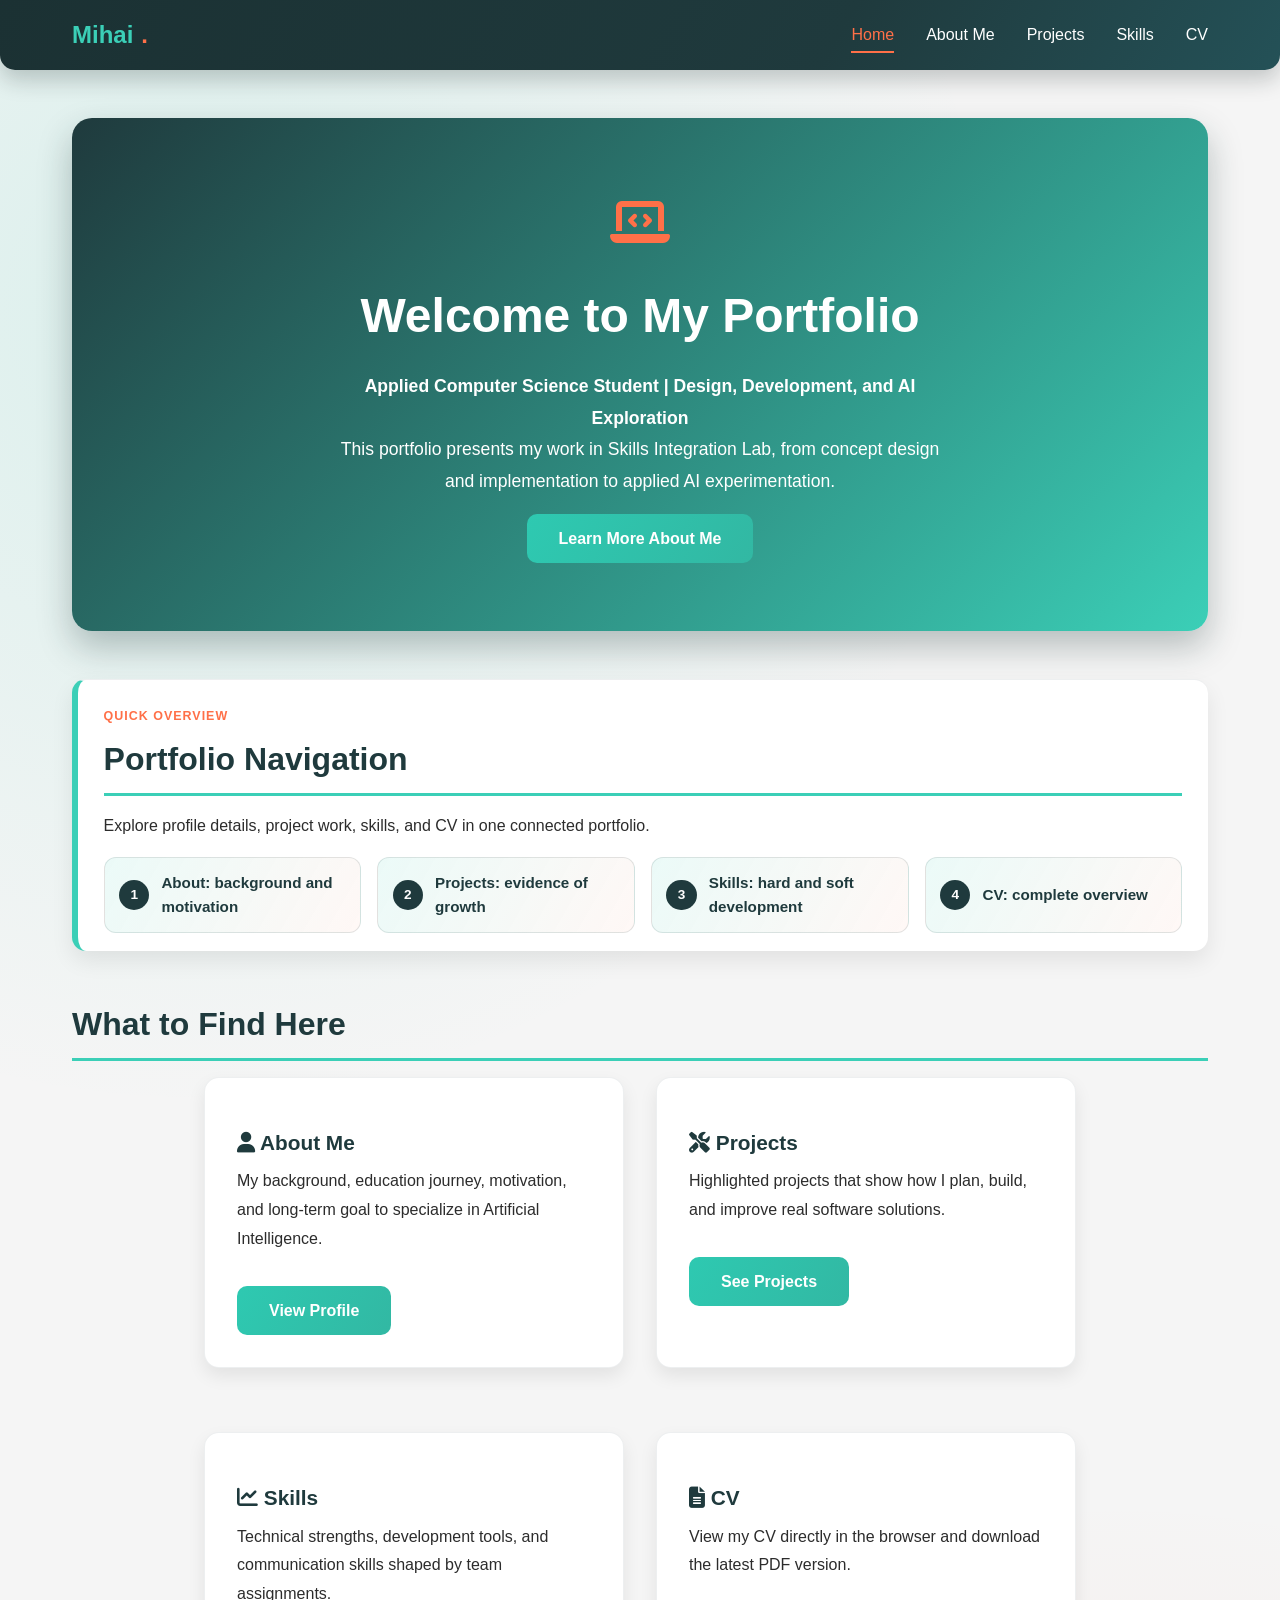
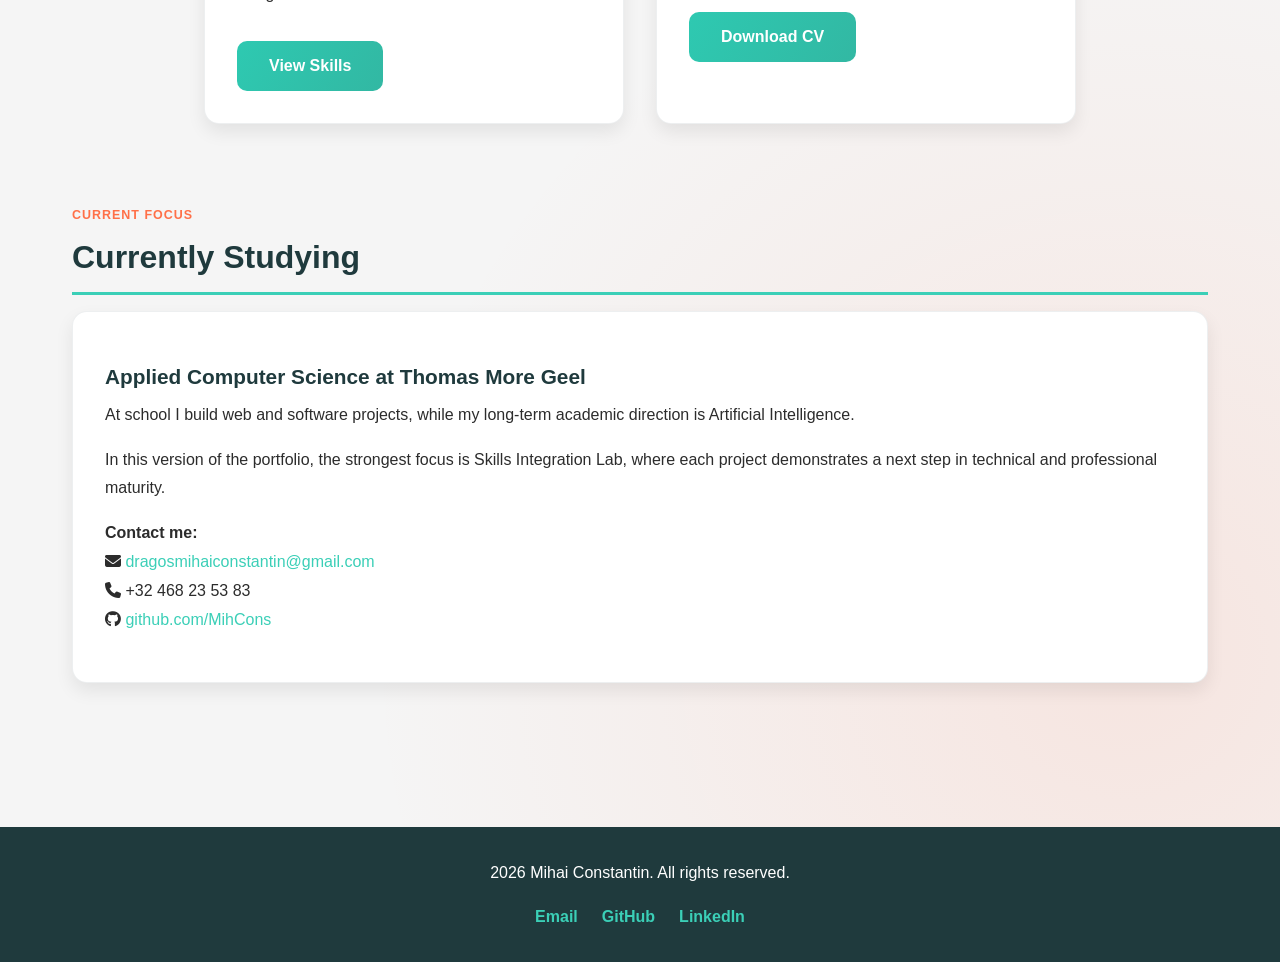
<file: index.html>
<!DOCTYPE html>
<html lang="en">
<head>
  <meta charset="UTF-8">
  <meta name="viewport" content="width=device-width, initial-scale=1.0">
  <title>Mihai Constantin - Portfolio</title>
  <link rel="stylesheet" href="assets/css/styles.css">
  <link rel="stylesheet" href="https://cdnjs.cloudflare.com/ajax/libs/font-awesome/6.5.2/css/all.min.css">
</head>
<body>
  <!-- Navigation -->
  <nav>
    <div class="container">
      <div class="logo">Mihai<span>.</span></div>
      <ul>
        <li><a href="./index.html" class="active">Home</a></li>
        <li><a href="./pages/about.html">About Me</a></li>
        <li><a href="./pages/projects.html">Projects</a></li>
        <li><a href="./pages/skills.html">Skills</a></li>
        <li><a href="./pages/cv.html">CV</a></li>
      </ul>
    </div>
  </nav>

  <!-- Main Content -->
  <main>
    <div class="container">
      <!-- Hero Section -->
      <section class="hero">
        <div class="hero-icon"><i class="fa-solid fa-laptop-code"></i></div>
        <h1>Welcome to My Portfolio</h1>
        <p class="hero-subtitle">Applied Computer Science Student | Design, Development, and AI Exploration</p>
        <p>
          This portfolio presents my work in Skills Integration Lab, from concept design and implementation to applied AI experimentation.
        </p>
        <a href="./pages/about.html" class="btn">Learn More About Me</a>
      </section>

      <section class="story-banner">
        <p class="chapter-kicker">Quick Overview</p>
        <h2>Portfolio Navigation</h2>
        <p>
          Explore profile details, project work, skills, and CV in one connected portfolio.
        </p>
        <div class="story-map">
          <a class="story-step" href="./pages/about.html">
            <span class="story-step-number">1</span>
            <span class="story-step-text">About: background and motivation</span>
          </a>
          <a class="story-step" href="./pages/projects.html">
            <span class="story-step-number">2</span>
            <span class="story-step-text">Projects: evidence of growth</span>
          </a>
          <a class="story-step" href="./pages/skills.html">
            <span class="story-step-number">3</span>
            <span class="story-step-text">Skills: hard and soft development</span>
          </a>
          <a class="story-step" href="./pages/cv.html">
            <span class="story-step-number">4</span>
            <span class="story-step-text">CV: complete overview</span>
          </a>
        </div>
      </section>

      <!-- Featured Section -->
      <section>
        <h2>What to Find Here</h2>
        <div class="grid two-by-two-grid">
          <div class="card">
            <h3><i class="fa-solid fa-user"></i> About Me</h3>
            <p>My background, education journey, motivation, and long-term goal to specialize in Artificial Intelligence.</p>
            <a href="./pages/about.html" class="btn">View Profile</a>
          </div>
          <div class="card">
            <h3><i class="fa-solid fa-screwdriver-wrench"></i> Projects</h3>
            <p>Highlighted projects that show how I plan, build, and improve real software solutions.</p>
            <a href="./pages/projects.html" class="btn">See Projects</a>
          </div>
          <div class="card">
            <h3><i class="fa-solid fa-chart-line"></i> Skills</h3>
            <p>Technical strengths, development tools, and communication skills shaped by team assignments.</p>
            <a href="./pages/skills.html" class="btn">View Skills</a>
          </div>
          <div class="card">
            <h3><i class="fa-solid fa-file-lines"></i> CV</h3>
            <p>View my CV directly in the browser and download the latest PDF version.</p>
            <a href="./pages/cv.html" class="btn">Download CV</a>
          </div>
        </div>
      </section>

      <!-- Quick Intro -->
      <section>
        <p class="chapter-kicker">Current Focus</p>
        <h2>Currently Studying</h2>
        <div class="card">
          <h3>Applied Computer Science at Thomas More Geel</h3>
          <p>
            At school I build web and software projects, while my long-term academic direction is Artificial Intelligence.
          </p>
          <p>
            In this version of the portfolio, the strongest focus is Skills Integration Lab, where each project demonstrates a next step in technical and professional maturity.
          </p>
          <p>
            <strong>Contact me:</strong><br/>
            <i class="fa-solid fa-envelope"></i> <a href="mailto:dragosmihaiconstantin@gmail.com">dragosmihaiconstantin@gmail.com</a>
            <br/><i class="fa-solid fa-phone"></i> +32 468 23 53 83
            <br/><i class="fa-brands fa-github"></i> <a href="https://github.com/MihCons" target="_blank">github.com/MihCons</a>
          </p>
        </div>
      </section>
    </div>
  </main>

  <!-- Footer -->
  <footer>
    <p>2026 Mihai Constantin. All rights reserved.</p>
    <div class="social-links">
      <a href="mailto:dragosmihaiconstantin@gmail.com">Email</a>
      <a href="https://github.com/MihCons" target="_blank">GitHub</a>
      <a href="https://www.linkedin.com/in/mihai-constantin/" target="_blank">LinkedIn</a>
    </div>
  </footer>

  <script src="assets/js/main.js"></script>
</body>
</html>
</file>
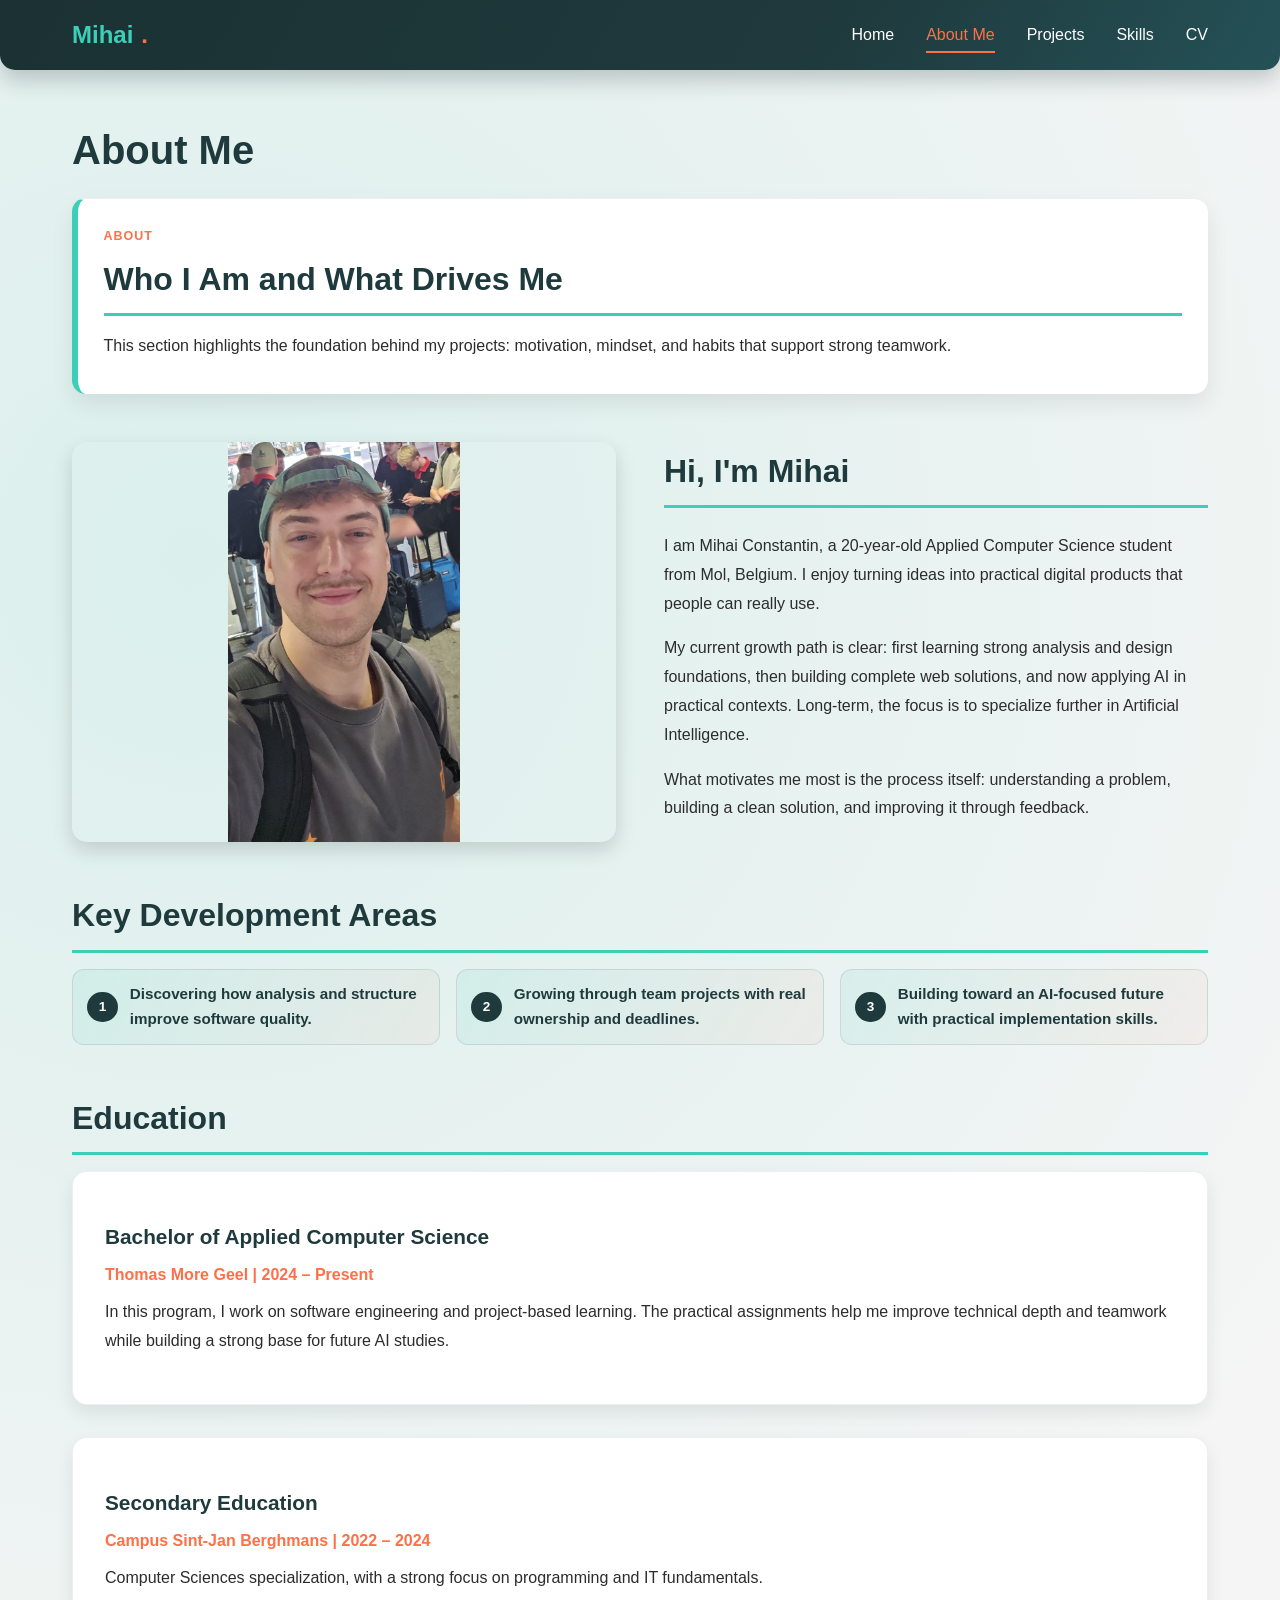
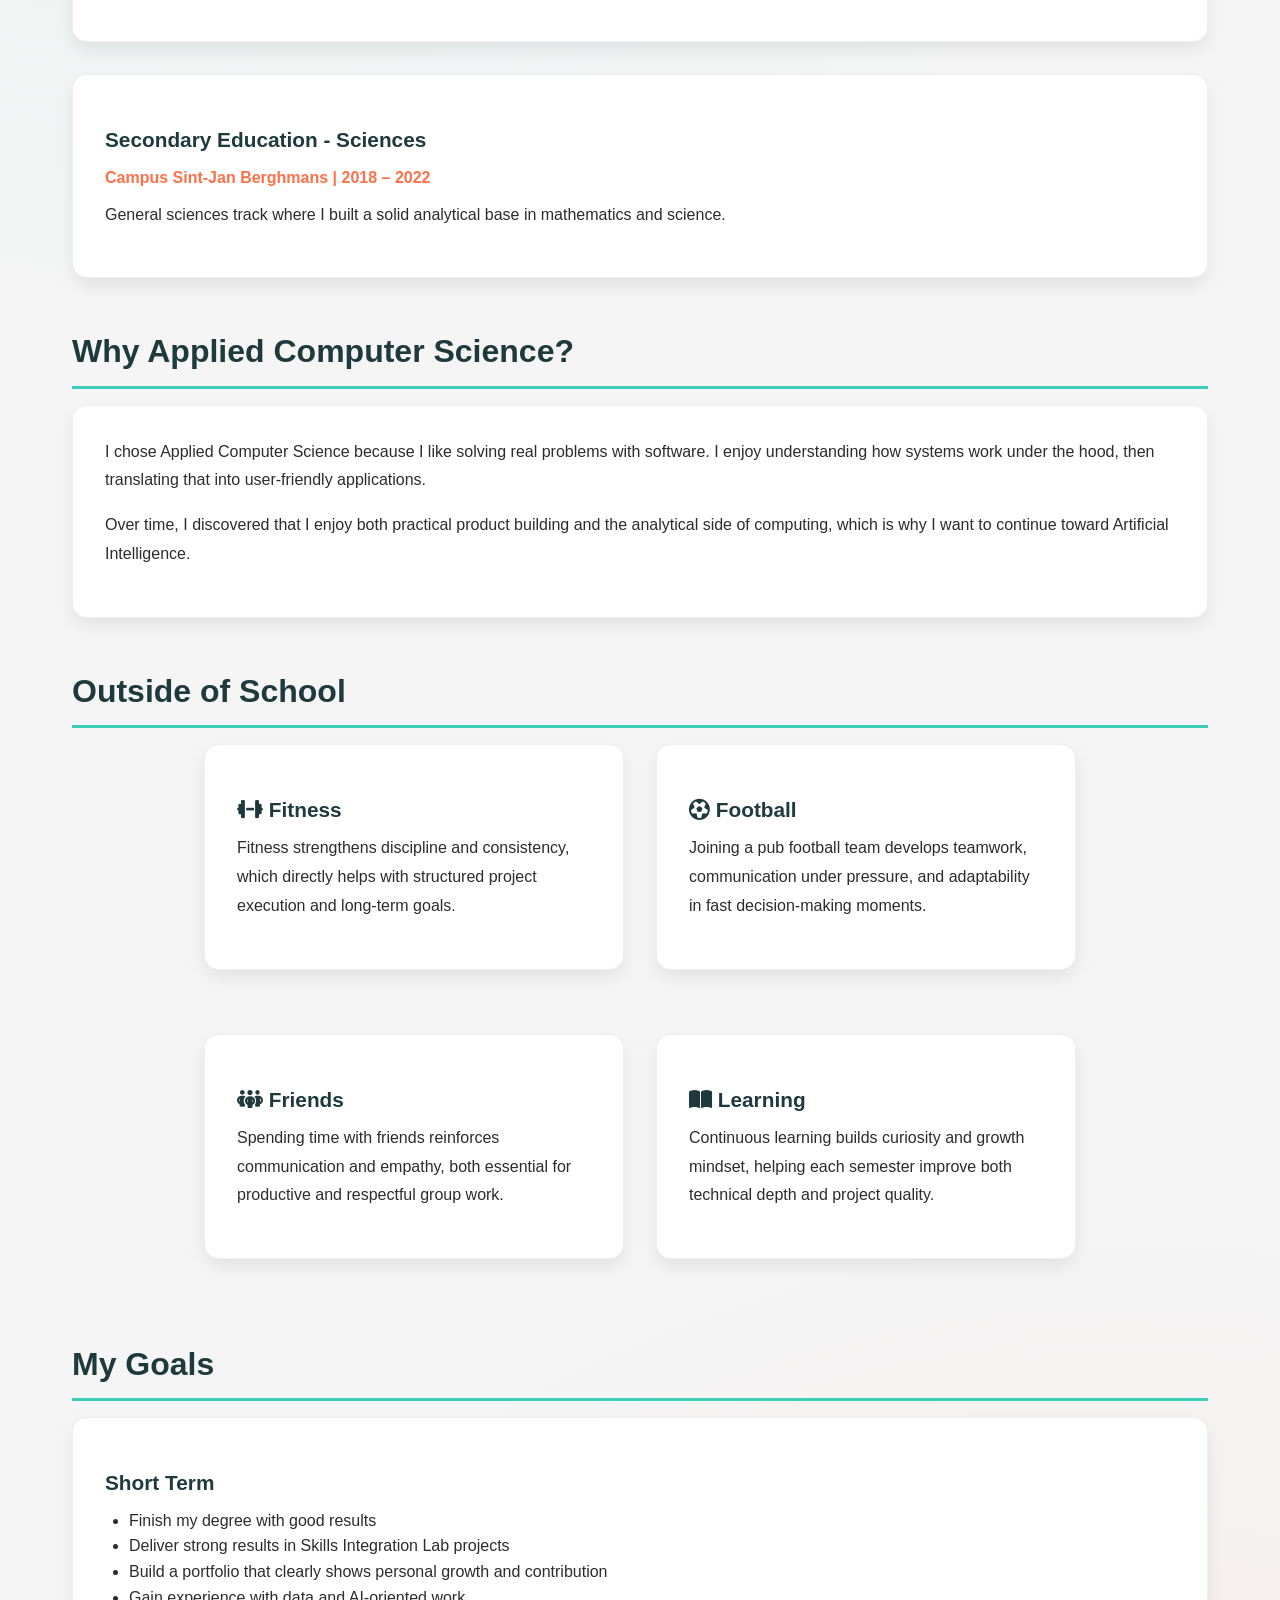
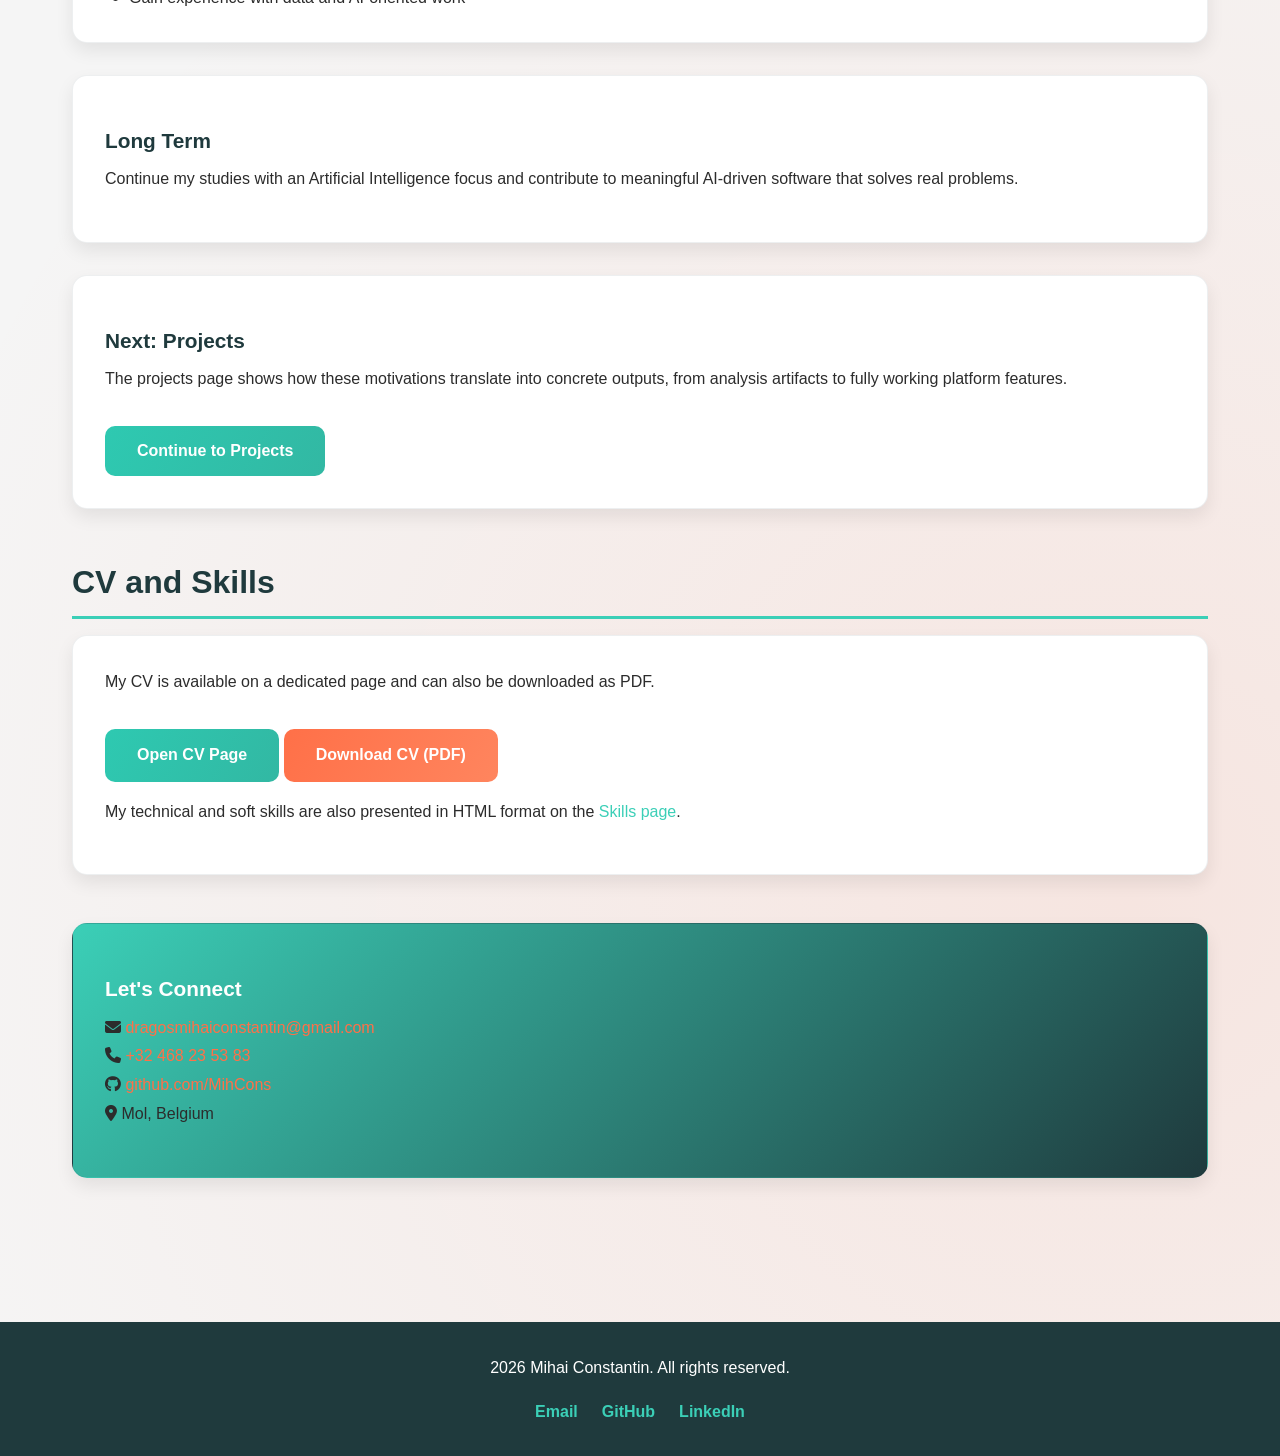
<file: pages/about.html>
<!DOCTYPE html>
<html lang="en">
<head>
  <meta charset="UTF-8">
  <meta name="viewport" content="width=device-width, initial-scale=1.0">
  <title>About Me - Mihai Constantin</title>
  <link rel="stylesheet" href="../assets/css/styles.css">
  <link rel="stylesheet" href="https://cdnjs.cloudflare.com/ajax/libs/font-awesome/6.5.2/css/all.min.css">
</head>
<body>
  <!-- Navigation -->
  <nav>
    <div class="container">
      <div class="logo">Mihai<span>.</span></div>
      <ul>
        <li><a href="../index.html">Home</a></li>
        <li><a href="./about.html" class="active">About Me</a></li>
        <li><a href="./projects.html">Projects</a></li>
        <li><a href="./skills.html">Skills</a></li>
        <li><a href="./cv.html">CV</a></li>
      </ul>
    </div>
  </nav>

  <!-- Main Content -->
  <main>
    <div class="container">
      <h1>About Me</h1>

      <section class="story-banner">
        <p class="chapter-kicker">About</p>
        <h2>Who I Am and What Drives Me</h2>
        <p>
          This section highlights the foundation behind my projects: motivation, mindset, and habits that support strong teamwork.
        </p>
      </section>

      <section class="about-content">
        <div class="about-image">
          <img src="../assets/images/profile.jpg" alt="Portrait of Mihai Constantin" style="width: 100%; height: 400px; object-fit: contain; object-position: center;" />
        </div>
        <div class="about-text">
          <h2>Hi, I'm Mihai</h2>
          <p>
            I am Mihai Constantin, a 20-year-old Applied Computer Science student from Mol, Belgium. I enjoy turning ideas into practical digital products that people can really use.
          </p>
          <p>
            My current growth path is clear: first learning strong analysis and design foundations, then building complete web solutions, and now applying AI in practical contexts. Long-term, the focus is to specialize further in Artificial Intelligence.
          </p>
          <p>
            What motivates me most is the process itself: understanding a problem, building a clean solution, and improving it through feedback.
          </p>
        </div>
      </section>

      <section>
        <h2>Key Development Areas</h2>
        <div class="story-map">
          <div class="story-step static-step">
            <span class="story-step-number">1</span>
            <span class="story-step-text">Discovering how analysis and structure improve software quality.</span>
          </div>
          <div class="story-step static-step">
            <span class="story-step-number">2</span>
            <span class="story-step-text">Growing through team projects with real ownership and deadlines.</span>
          </div>
          <div class="story-step static-step">
            <span class="story-step-number">3</span>
            <span class="story-step-text">Building toward an AI-focused future with practical implementation skills.</span>
          </div>
        </div>
      </section>

      <!-- Education Section -->
      <section>
        <h2>Education</h2>
        <div class="card">
          <h3>Bachelor of Applied Computer Science</h3>
          <p style="color: #ff7048; font-weight: 600; margin-bottom: 0.5rem;">Thomas More Geel | 2024 – Present</p>
          <p>
            In this program, I work on software engineering and project-based learning. The practical assignments help me improve technical depth and teamwork while building a strong base for future AI studies.
          </p>
        </div>

        <div class="card">
          <h3>Secondary Education</h3>
          <p style="color: #ff7048; font-weight: 600; margin-bottom: 0.5rem;">Campus Sint-Jan Berghmans | 2022 – 2024</p>
          <p>Computer Sciences specialization, with a strong focus on programming and IT fundamentals.</p>
        </div>

        <div class="card">
          <h3>Secondary Education - Sciences</h3>
          <p style="color: #ff7048; font-weight: 600; margin-bottom: 0.5rem;">Campus Sint-Jan Berghmans | 2018 – 2022</p>
          <p>
            General sciences track where I built a solid analytical base in mathematics and science.
          </p>
        </div>
      </section>

      <!-- Why I Chose This Path -->
      <section>
        <h2>Why Applied Computer Science?</h2>
        <div class="card">
          <p>
            I chose Applied Computer Science because I like solving real problems with software. I enjoy understanding how systems work under the hood, then translating that into user-friendly applications.
          </p>
          <p>
            Over time, I discovered that I enjoy both practical product building and the analytical side of computing, which is why I want to continue toward Artificial Intelligence.
          </p>
        </div>
      </section>

      <!-- Hobbies & Interests -->
      <section>
        <h2>Outside of School</h2>
        <div class="grid two-by-two-grid">
          <div class="card">
            <h3><i class="fa-solid fa-dumbbell"></i> Fitness</h3>
            <p>Fitness strengthens discipline and consistency, which directly helps with structured project execution and long-term goals.</p>
          </div>
          <div class="card">
            <h3><i class="fa-regular fa-futbol"></i> Football</h3>
            <p>Joining a pub football team develops teamwork, communication under pressure, and adaptability in fast decision-making moments.</p>
          </div>
          <div class="card">
            <h3><i class="fa-solid fa-people-group"></i> Friends</h3>
            <p>Spending time with friends reinforces communication and empathy, both essential for productive and respectful group work.</p>
          </div>
          <div class="card">
            <h3><i class="fa-solid fa-book-open"></i> Learning</h3>
            <p>Continuous learning builds curiosity and growth mindset, helping each semester improve both technical depth and project quality.</p>
          </div>
        </div>
      </section>

      <!-- Professional Ambitions -->
      <section>
        <h2>My Goals</h2>
        <div class="card">
          <h3>Short Term</h3>
          <ul style="margin-left: 1.5rem; color: var(--text-dark);">
            <li>Finish my degree with good results</li>
            <li>Deliver strong results in Skills Integration Lab projects</li>
            <li>Build a portfolio that clearly shows personal growth and contribution</li>
            <li>Gain experience with data and AI-oriented work</li>
          </ul>
        </div>

        <div class="card">
          <h3>Long Term</h3>
          <p>
            Continue my studies with an Artificial Intelligence focus and contribute to meaningful AI-driven software that solves real problems.
          </p>
        </div>
        <div class="card">
          <h3>Next: Projects</h3>
          <p>
            The projects page shows how these motivations translate into concrete outputs, from analysis artifacts to fully working platform features.
          </p>
          <a href="./projects.html" class="btn">Continue to Projects</a>
        </div>
      </section>

      <section>
        <h2>CV and Skills</h2>
        <div class="card">
          <p>
            My CV is available on a dedicated page and can also be downloaded as PDF.
          </p>
          <p>
            <a href="./cv.html" class="btn">Open CV Page</a>
            <a href="../cv/CV_MihaiConstantin.pdf" class="btn btn-secondary" download>Download CV (PDF)</a>
          </p>
          <p>
            My technical and soft skills are also presented in HTML format on the <a href="./skills.html">Skills page</a>.
          </p>
        </div>
      </section>

      <!-- Contact CTA -->
      <section>
        <div class="card" style="background: linear-gradient(135deg, #3bcfb7, #1f3a3d); color: white;">
          <h3 style="color: white; border-bottom-color: white;">Let's Connect</h3>
          <p>
            <i class="fa-solid fa-envelope"></i> <a href="mailto:dragosmihaiconstantin@gmail.com" style="color: #ff7048;">dragosmihaiconstantin@gmail.com</a><br/>
            <i class="fa-solid fa-phone"></i> <a href="tel:+32468235383" style="color: #ff7048;">+32 468 23 53 83</a><br/>
            <i class="fa-brands fa-github"></i> <a href="https://github.com/MihCons" target="_blank" style="color: #ff7048;">github.com/MihCons</a><br/>
            <i class="fa-solid fa-location-dot"></i> Mol, Belgium
          </p>
        </div>
      </section>
    </div>
  </main>

  <!-- Footer -->
  <footer>
    <p>2026 Mihai Constantin. All rights reserved.</p>
    <div class="social-links">
      <a href="mailto:dragosmihaiconstantin@gmail.com">Email</a>
      <a href="https://github.com/MihCons" target="_blank">GitHub</a>
      <a href="https://www.linkedin.com/in/mihai-constantin/" target="_blank">LinkedIn</a>
    </div>
  </footer>

  <script src="../assets/js/main.js"></script>
</body>
</html>
</file>
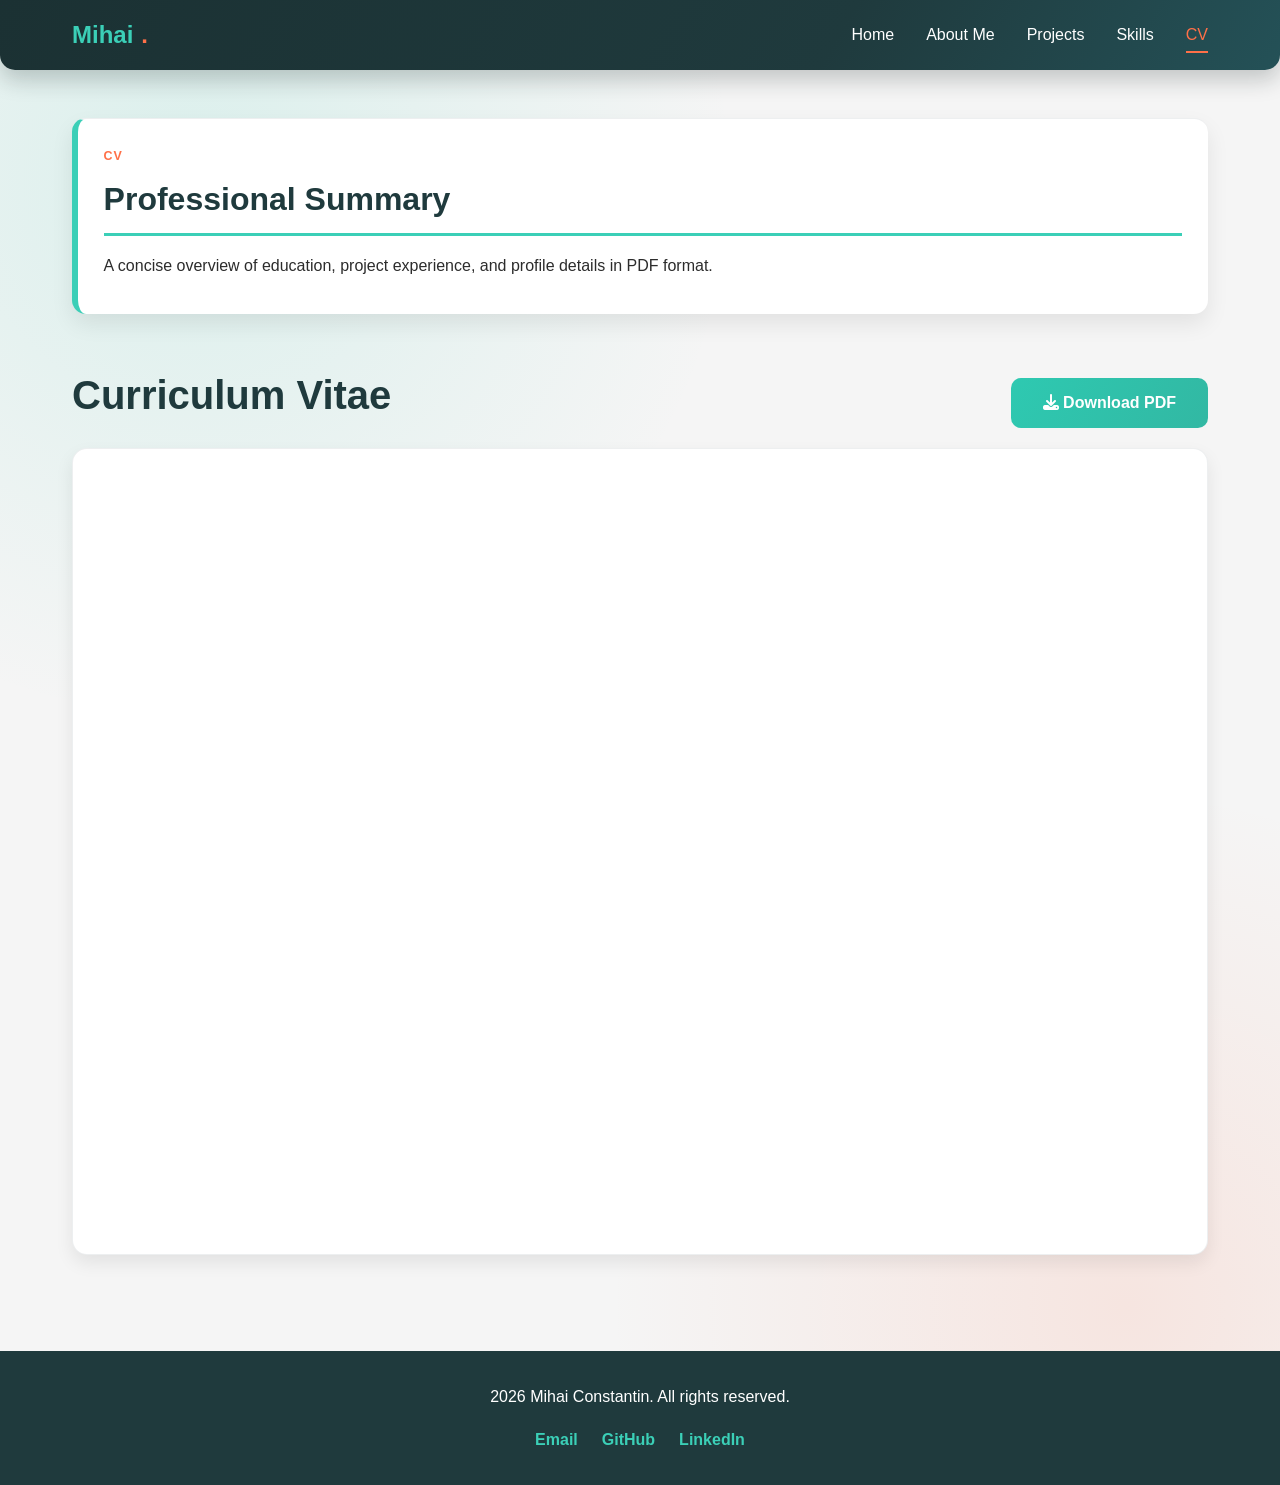
<file: pages/cv.html>
<!DOCTYPE html>
<html lang="en">
<head>
  <meta charset="UTF-8">
  <meta name="viewport" content="width=device-width, initial-scale=1.0">
  <title>CV - Mihai Constantin</title>
  <link rel="stylesheet" href="../assets/css/styles.css">
  <link rel="stylesheet" href="https://cdnjs.cloudflare.com/ajax/libs/font-awesome/6.5.2/css/all.min.css">
</head>
<body>
  <!-- Navigation -->
  <nav>
    <div class="container">
      <div class="logo">Mihai<span>.</span></div>
      <ul>
        <li><a href="../index.html">Home</a></li>
        <li><a href="./about.html">About Me</a></li>
        <li><a href="./projects.html">Projects</a></li>
        <li><a href="./skills.html">Skills</a></li>
        <li><a href="./cv.html" class="active">CV</a></li>
      </ul>
    </div>
  </nav>

  <!-- Main Content -->
  <main>
    <div class="container">
      <section class="story-banner">
        <p class="chapter-kicker">CV</p>
        <h2>Professional Summary</h2>
        <p>
          A concise overview of education, project experience, and profile details in PDF format.
        </p>
      </section>

      <div style="display: flex; justify-content: space-between; align-items: center; margin-bottom: 1.25rem; gap: 1rem; flex-wrap: wrap;">
        <h1 style="margin-bottom: 0;">Curriculum Vitae</h1>
        <a href="../cv/CV_MihaiConstantin.pdf" class="btn" download><i class="fa-solid fa-download"></i> Download PDF</a>
      </div>

      <div class="cv-container" style="padding: 1rem;">
        <iframe
          src="../cv/CV_MihaiConstantin.pdf"
          title="Mihai Constantin CV PDF"
          style="width: 100%; height: 85vh; border: none; border-radius: 12px; background: #ffffff;"
        ></iframe>
      </div>
    </div>
  </main>

  <!-- Footer -->
  <footer>
    <p>2026 Mihai Constantin. All rights reserved.</p>
    <div class="social-links">
      <a href="mailto:dragosmihaiconstantin@gmail.com">Email</a>
      <a href="https://github.com/MihCons" target="_blank">GitHub</a>
      <a href="https://www.linkedin.com/in/mihai-constantin/" target="_blank">LinkedIn</a>
    </div>
  </footer>

  <script src="../assets/js/main.js"></script>
</body>
</html>
</file>
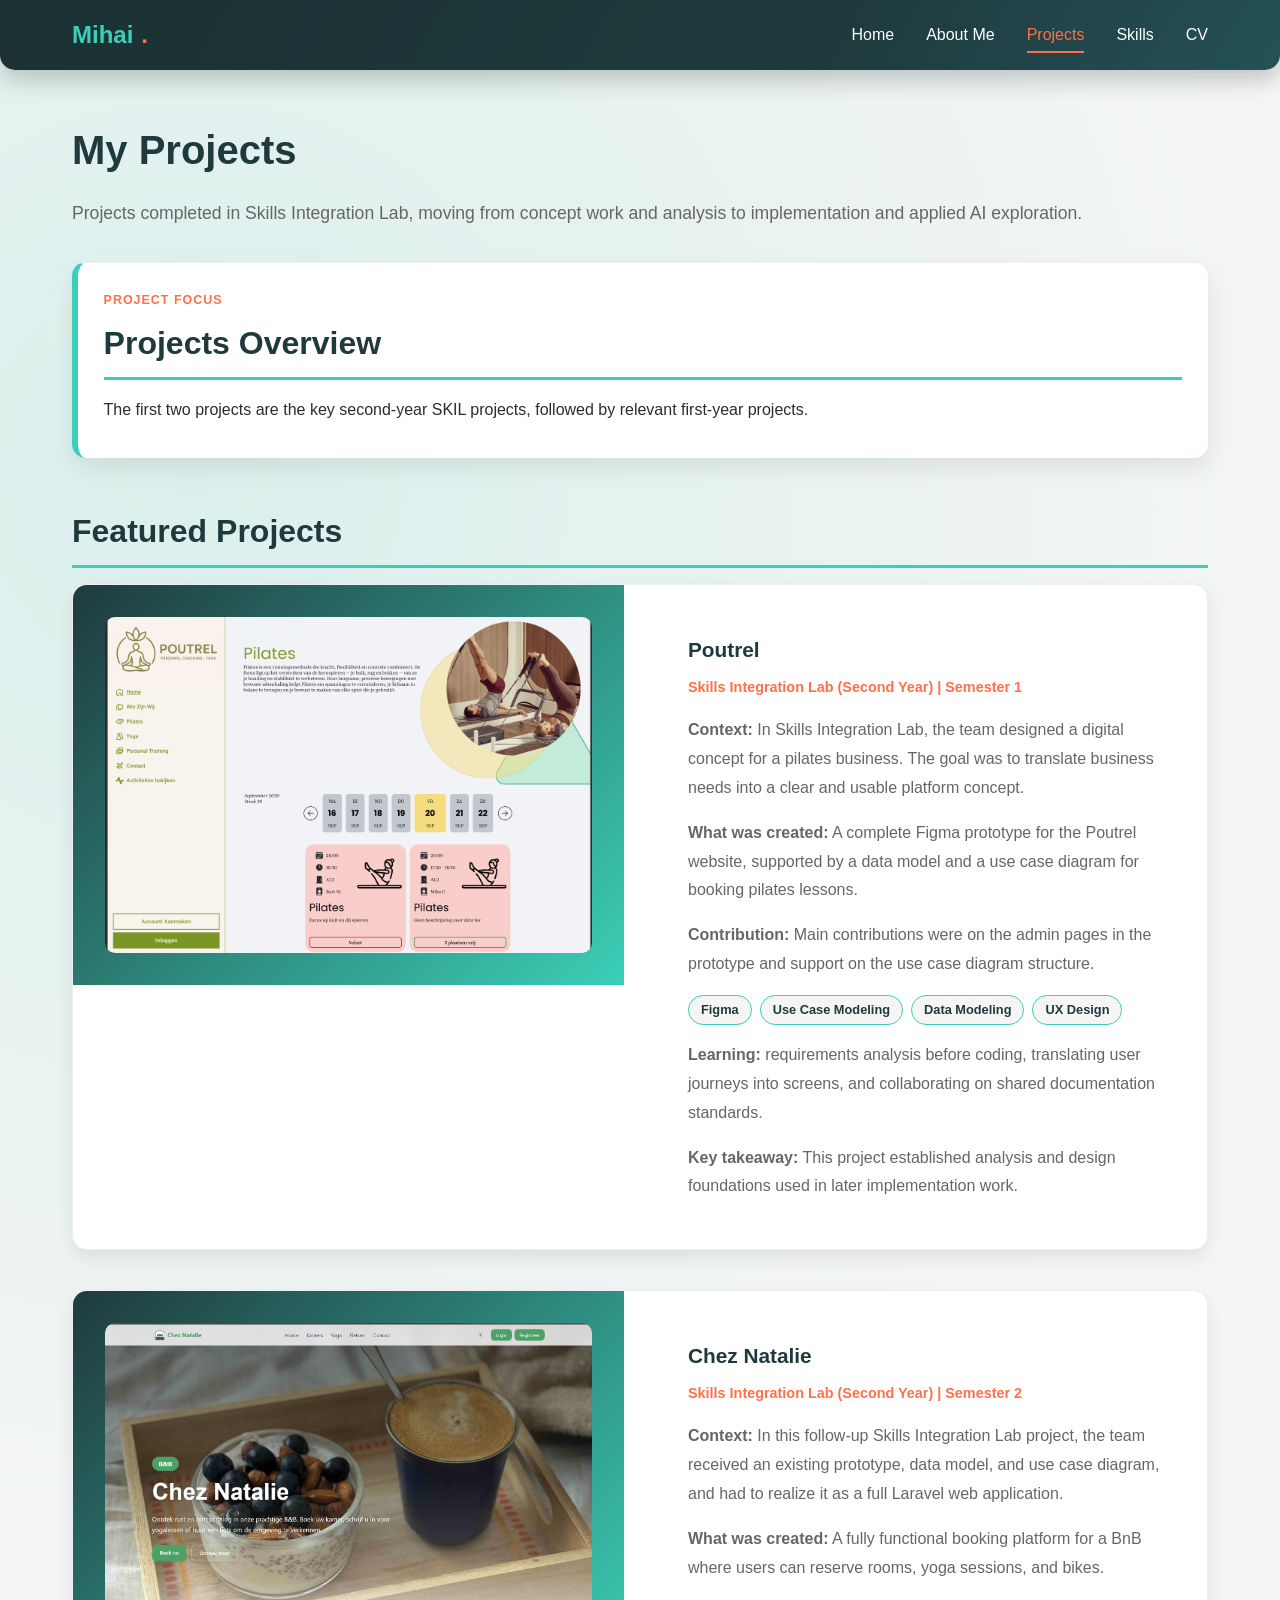
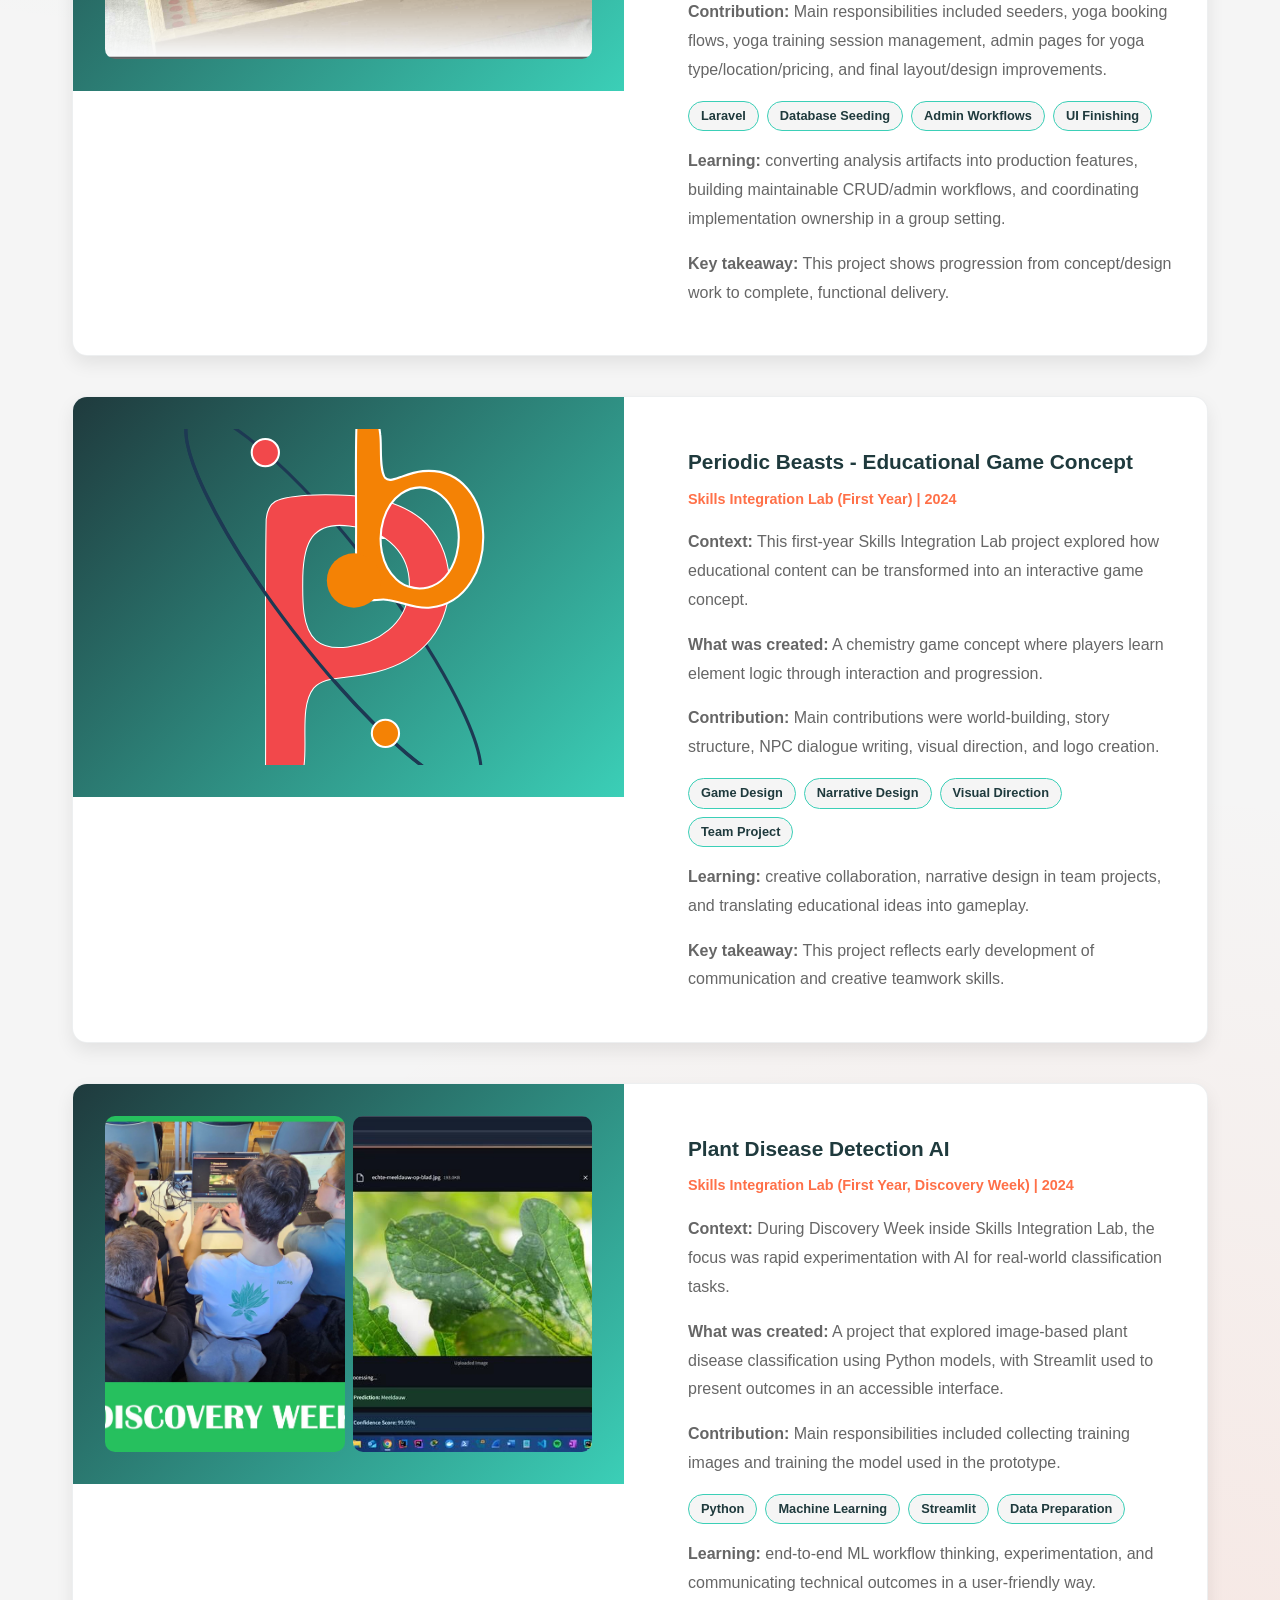
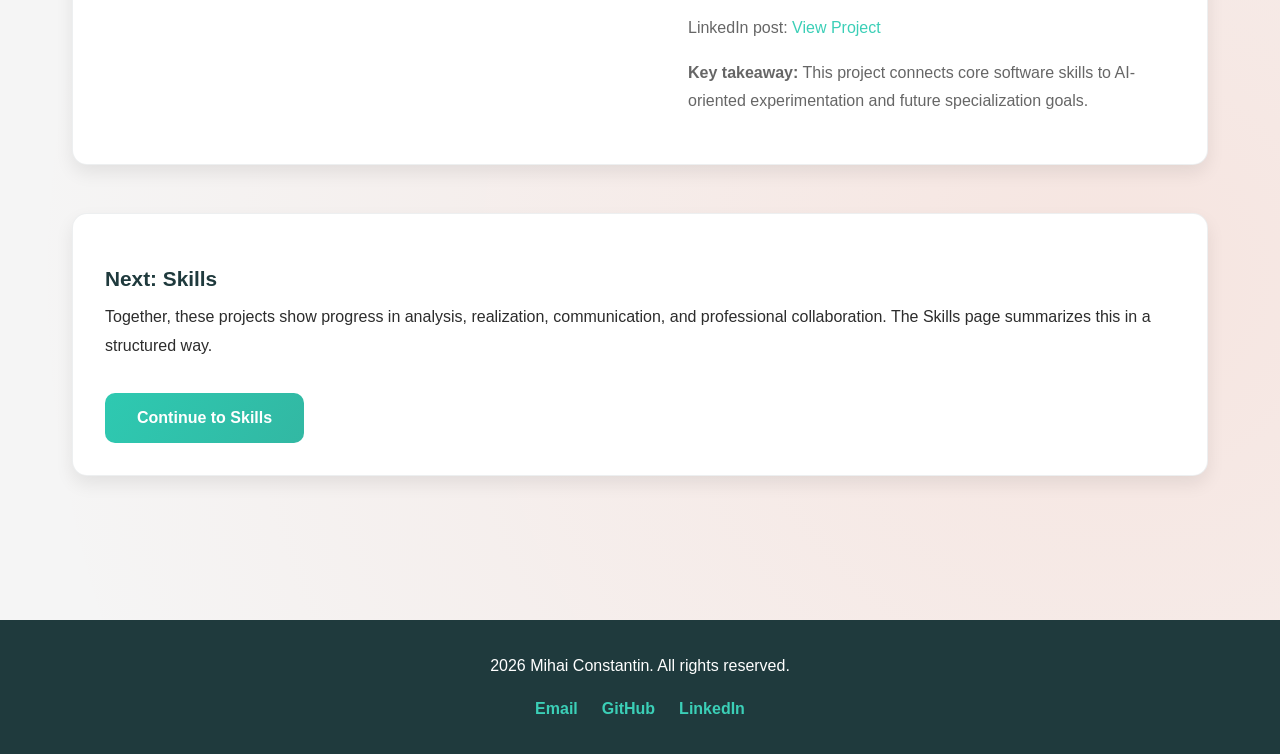
<file: pages/projects.html>
<!DOCTYPE html>
<html lang="en">
<head>
  <meta charset="UTF-8">
  <meta name="viewport" content="width=device-width, initial-scale=1.0">
  <title>Projects - Mihai Constantin</title>
  <link rel="stylesheet" href="../assets/css/styles.css">
  <link rel="stylesheet" href="https://cdnjs.cloudflare.com/ajax/libs/font-awesome/6.5.2/css/all.min.css">
</head>
<body>
  <!-- Navigation -->
  <nav>
    <div class="container">
      <div class="logo">Mihai<span>.</span></div>
      <ul>
        <li><a href="../index.html">Home</a></li>
        <li><a href="./about.html">About Me</a></li>
        <li><a href="./projects.html" class="active">Projects</a></li>
        <li><a href="./skills.html">Skills</a></li>
        <li><a href="./cv.html">CV</a></li>
      </ul>
    </div>
  </nav>

  <!-- Main Content -->
  <main>
    <div class="container">
      <h1>My Projects</h1>
      <p style="font-size: 1.1rem; color: var(--text-light); margin-bottom: 2rem;">
        Projects completed in Skills Integration Lab, moving from concept work and analysis to implementation and applied AI exploration.
      </p>

      <section class="story-banner">
        <p class="chapter-kicker">Project Focus</p>
        <h2>Projects Overview</h2>
        <p>
          The first two projects are the key second-year SKIL projects, followed by relevant first-year projects.
        </p>
      </section>

      <section>
        <h2>Featured Projects</h2>

        <!-- Semester 1 Skill: Poutrel -->
        <div class="project-card" style="grid-column: 1 / -1;">
          <div class="project-split">
            <div class="project-image" style="height: 400px; margin: 0;">
              <img src="../assets/images/Poutrel.png" alt="Poutrel project image" style="width:100%; height:100%; object-fit:cover;" />
            </div>
            <div class="project-content">
              <h3 class="project-title">Poutrel</h3>
              <p class="project-meta">Skills Integration Lab (Second Year) | Semester 1</p>
              <p class="project-description">
                <strong>Context:</strong> In Skills Integration Lab, the team designed a digital concept for a pilates business. The goal was to translate business needs into a clear and usable platform concept.
              </p>
              <p class="project-description">
                <strong>What was created:</strong> A complete Figma prototype for the Poutrel website, supported by a data model and a use case diagram for booking pilates lessons.
              </p>
              <p class="project-description">
                <strong>Contribution:</strong> Main contributions were on the admin pages in the prototype and support on the use case diagram structure.
              </p>
              <div class="project-tags">
                <span class="tag">Figma</span>
                <span class="tag">Use Case Modeling</span>
                <span class="tag">Data Modeling</span>
                <span class="tag">UX Design</span>
              </div>
              <p class="project-description">
                <strong>Learning:</strong> requirements analysis before coding, translating user journeys into screens, and collaborating on shared documentation standards.
              </p>
              <p class="project-description"><strong>Key takeaway:</strong> This project established analysis and design foundations used in later implementation work.</p>
            </div>
          </div>
        </div>

        <!-- Semester 2 Skill: Chez Natalie -->
        <div class="project-card" style="grid-column: 1 / -1;">
          <div class="project-split">
            <div class="project-image" style="height: 400px; margin: 0;">
              <img src="../assets/images/ChezNatalie.png" alt="Chez Natalie project image" style="width:100%; height:100%; object-fit:cover;" />
            </div>
            <div class="project-content">
              <h3 class="project-title">Chez Natalie</h3>
              <p class="project-meta">Skills Integration Lab (Second Year) | Semester 2</p>
              <p class="project-description">
                <strong>Context:</strong> In this follow-up Skills Integration Lab project, the team received an existing prototype, data model, and use case diagram, and had to realize it as a full Laravel web application.
              </p>
              <p class="project-description">
                <strong>What was created:</strong> A fully functional booking platform for a BnB where users can reserve rooms, yoga sessions, and bikes.
              </p>
              <p class="project-description">
                <strong>Contribution:</strong> Main responsibilities included seeders, yoga booking flows, yoga training session management, admin pages for yoga type/location/pricing, and final layout/design improvements.
              </p>
              <div class="project-tags">
                <span class="tag">Laravel</span>
                <span class="tag">Database Seeding</span>
                <span class="tag">Admin Workflows</span>
                <span class="tag">UI Finishing</span>
              </div>
              <p class="project-description">
                <strong>Learning:</strong> converting analysis artifacts into production features, building maintainable CRUD/admin workflows, and coordinating implementation ownership in a group setting.
              </p>
              <p class="project-description"><strong>Key takeaway:</strong> This project shows progression from concept/design work to complete, functional delivery.</p>
            </div>
          </div>
        </div>

        <!-- First-year project: Periodic Beasts -->
        <div class="project-card" style="grid-column: 1 / -1;">
          <div class="project-split">
            <div class="project-image" style="height: 400px; margin: 0;">
              <img src="../assets/images/PeriodicBeasts_Logo.svg" alt="Periodic Beasts project logo" />
            </div>
            <div class="project-content">
              <h3 class="project-title">Periodic Beasts - Educational Game Concept</h3>
              <p class="project-meta">Skills Integration Lab (First Year) | 2024</p>
              <p class="project-description">
                <strong>Context:</strong> This first-year Skills Integration Lab project explored how educational content can be transformed into an interactive game concept.
              </p>
              <p class="project-description">
                <strong>What was created:</strong> A chemistry game concept where players learn element logic through interaction and progression.
              </p>
              <p class="project-description">
                <strong>Contribution:</strong> Main contributions were world-building, story structure, NPC dialogue writing, visual direction, and logo creation.
              </p>
              <div class="project-tags">
                <span class="tag">Game Design</span>
                <span class="tag">Narrative Design</span>
                <span class="tag">Visual Direction</span>
                <span class="tag">Team Project</span>
              </div>
              <p class="project-description">
                <strong>Learning:</strong> creative collaboration, narrative design in team projects, and translating educational ideas into gameplay.
              </p>
              <p class="project-description"><strong>Key takeaway:</strong> This project reflects early development of communication and creative teamwork skills.</p>
            </div>
          </div>
        </div>

        <!-- First-year project: Plant Disease Detection AI -->
        <div class="project-card" style="grid-column: 1 / -1;">
          <div class="project-split">
            <div class="project-image" style="height: 400px; margin: 0; display: grid; grid-template-columns: 1fr 1fr; gap: 0.5rem;">
              <img src="../assets/images/DiscoveryWeek1.jpg" alt="Plant disease detection interface screenshot 1" style="width:100%; height:100%; object-fit:cover;" />
              <img src="../assets/images/DiscoveryWeek2.jpg" alt="Plant disease detection interface screenshot 2" style="width:100%; height:100%; object-fit:cover;" />
            </div>
            <div class="project-content">
              <h3 class="project-title">Plant Disease Detection AI</h3>
              <p class="project-meta">Skills Integration Lab (First Year, Discovery Week) | 2024</p>
              <p class="project-description">
                <strong>Context:</strong> During Discovery Week inside Skills Integration Lab, the focus was rapid experimentation with AI for real-world classification tasks.
              </p>
              <p class="project-description">
                <strong>What was created:</strong> A project that explored image-based plant disease classification using Python models, with Streamlit used to present outcomes in an accessible interface.
              </p>
              <p class="project-description">
                <strong>Contribution:</strong> Main responsibilities included collecting training images and training the model used in the prototype.
              </p>
              <div class="project-tags">
                <span class="tag">Python</span>
                <span class="tag">Machine Learning</span>
                <span class="tag">Streamlit</span>
                <span class="tag">Data Preparation</span>
              </div>
              <p class="project-description">
                <strong>Learning:</strong> end-to-end ML workflow thinking, experimentation, and communicating technical outcomes in a user-friendly way.
              </p>
              <p class="project-description">
                LinkedIn post: <a href="https://www.linkedin.com/feed/update/urn:li:activity:7306290868754210818/?utm_source=share&utm_medium=member_desktop" target="_blank">View Project</a>
              </p>
              <p class="project-description"><strong>Key takeaway:</strong> This project connects core software skills to AI-oriented experimentation and future specialization goals.</p>
            </div>
          </div>
        </div>
      </section>

      <section>
        <div class="card">
          <h3>Next: Skills</h3>
          <p>
            Together, these projects show progress in analysis, realization, communication, and professional collaboration. The Skills page summarizes this in a structured way.
          </p>
          <a href="./skills.html" class="btn">Continue to Skills</a>
        </div>
      </section>

    </div>
  </main>

  <!-- Footer -->
  <footer>
    <p>2026 Mihai Constantin. All rights reserved.</p>
    <div class="social-links">
      <a href="mailto:dragosmihaiconstantin@gmail.com">Email</a>
      <a href="https://github.com/MihCons" target="_blank">GitHub</a>
      <a href="https://www.linkedin.com/in/mihai-constantin/" target="_blank">LinkedIn</a>
    </div>
  </footer>

  <script src="../assets/js/main.js"></script>
</body>
</html>
</file>
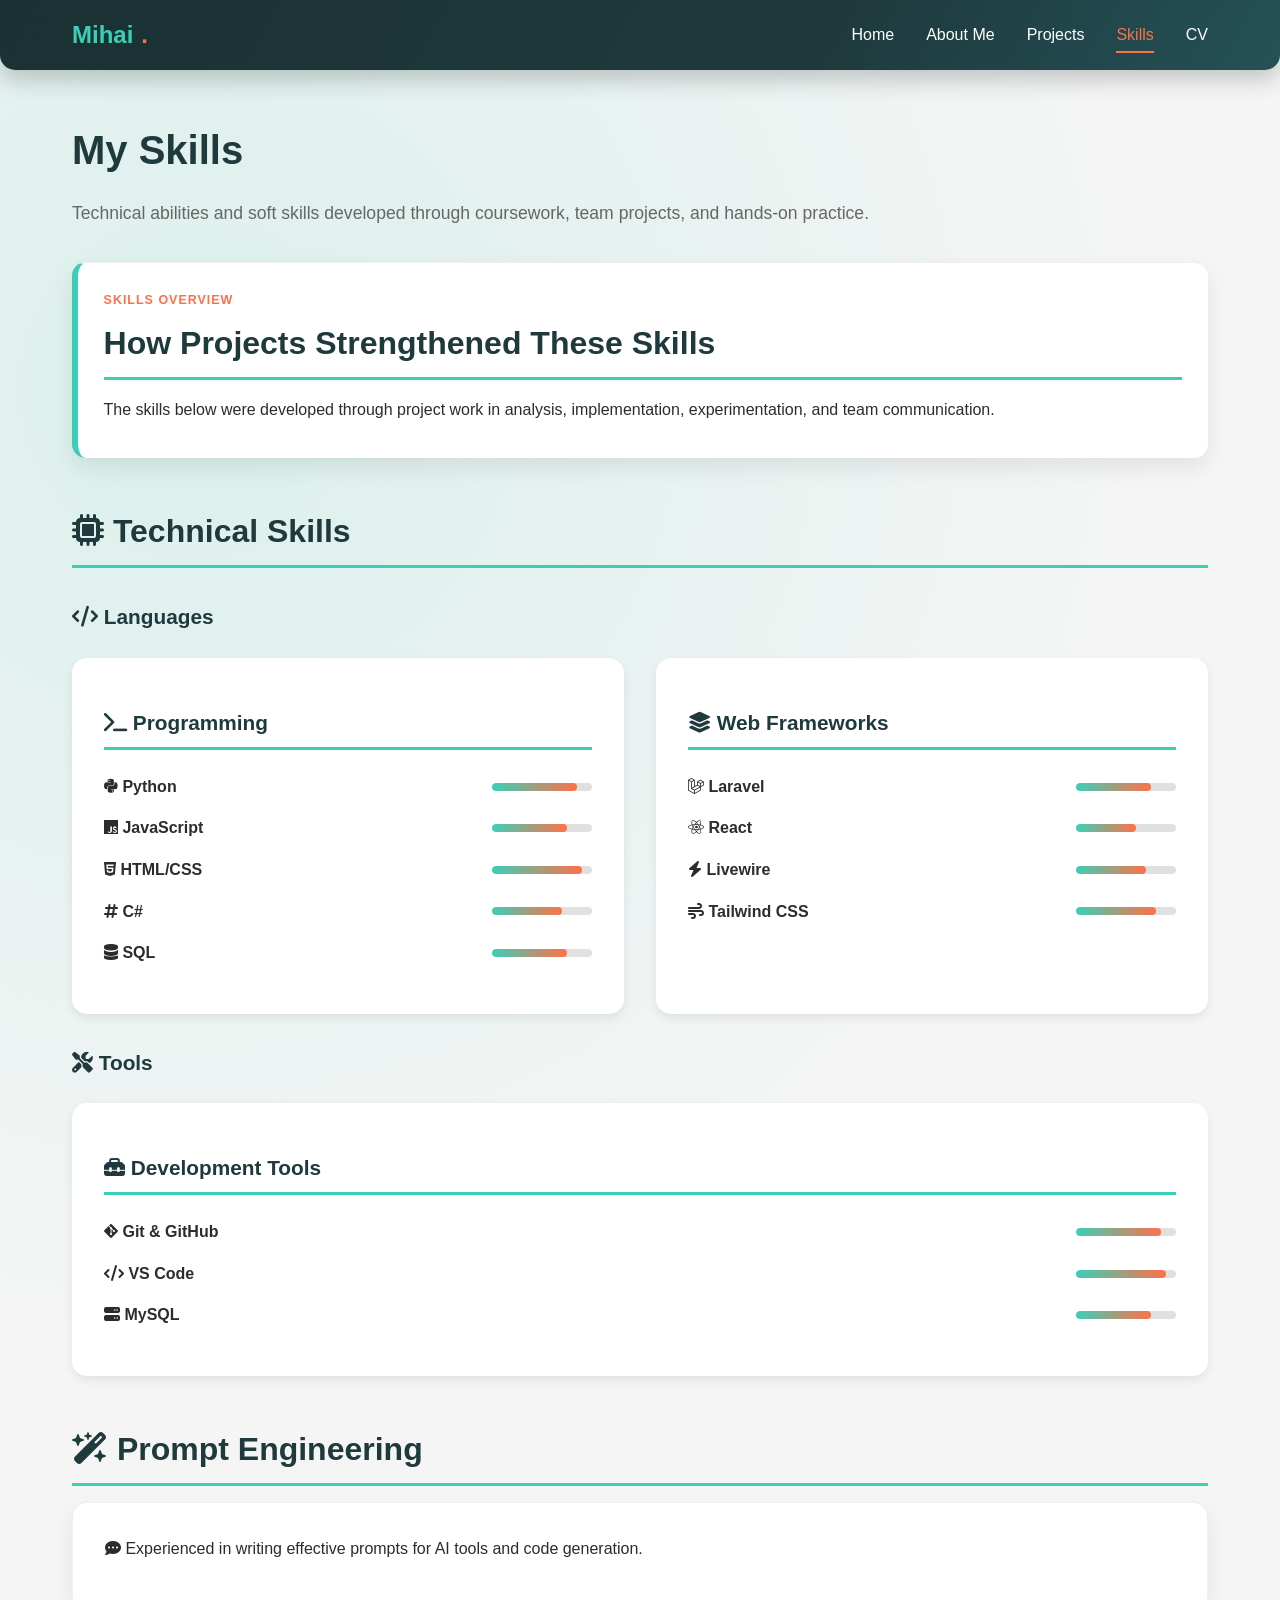
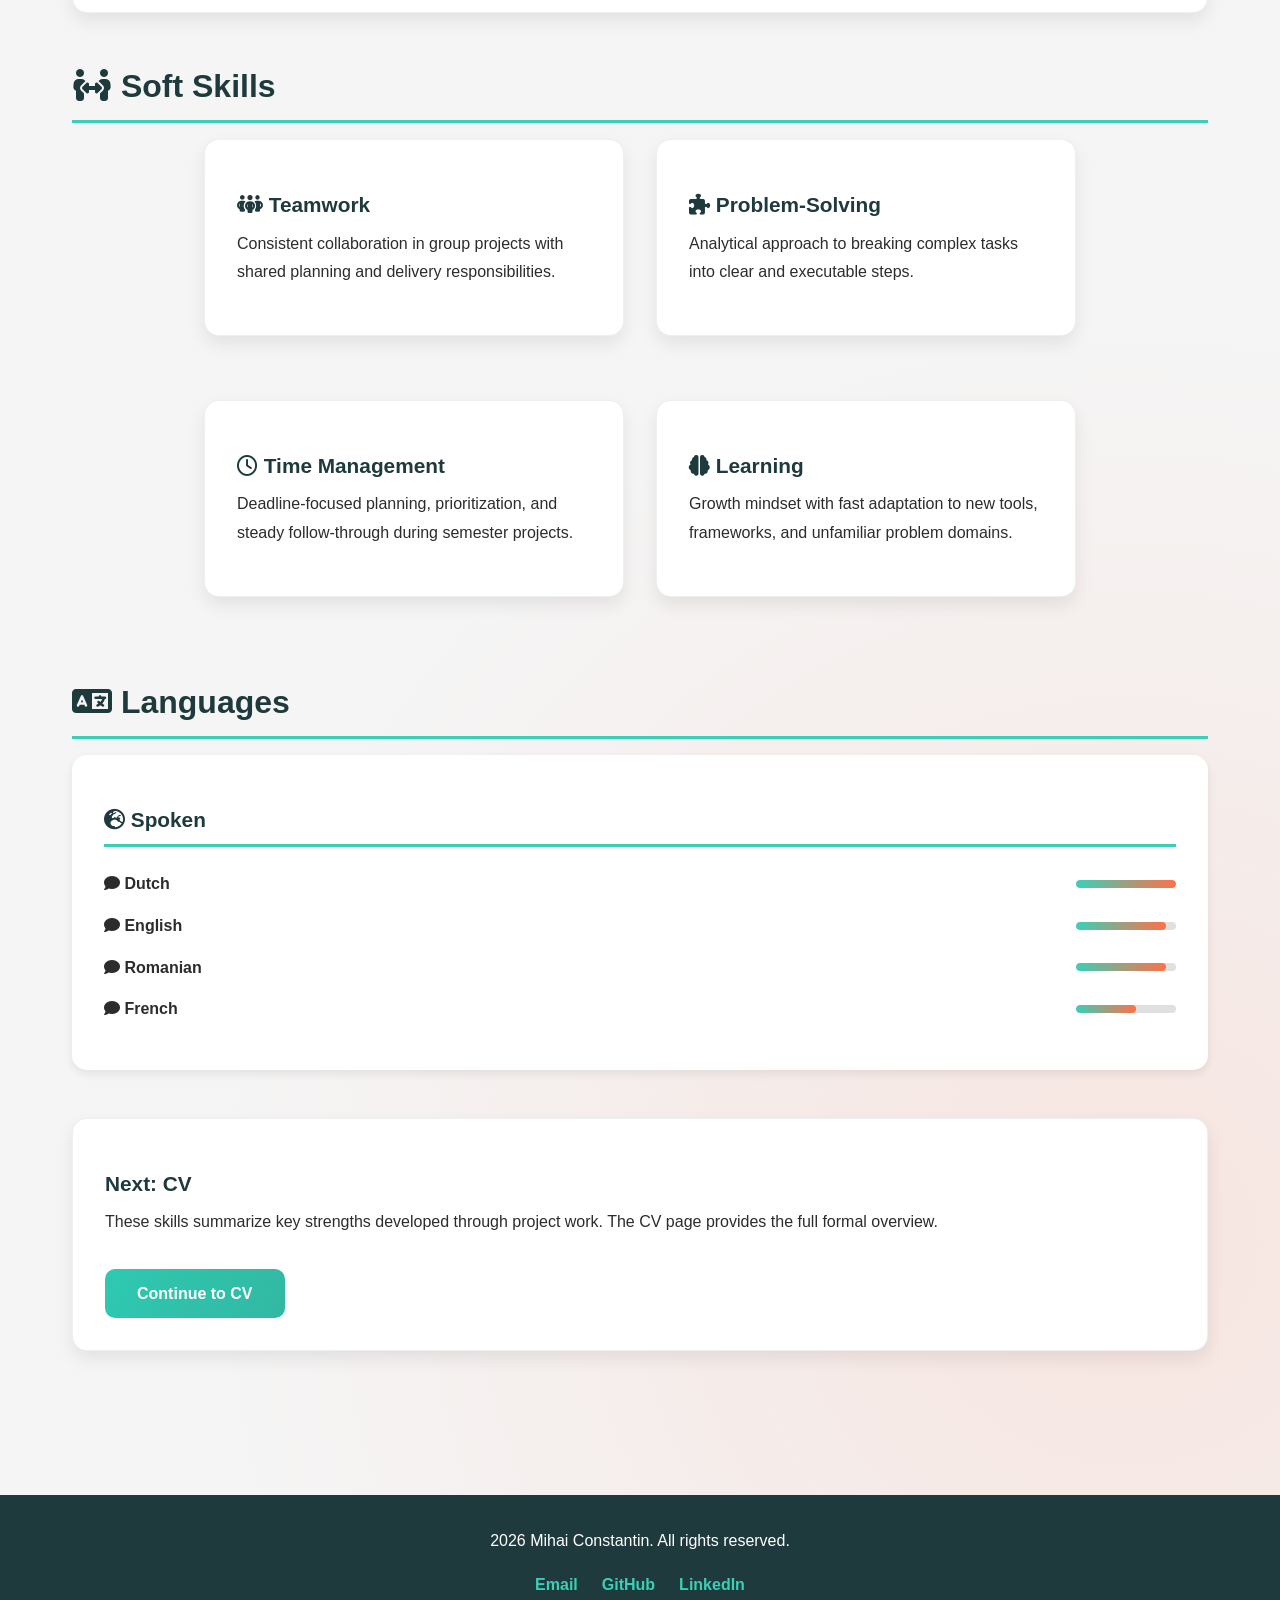
<file: pages/skills.html>
<!DOCTYPE html>
<html lang="en">
<head>
  <meta charset="UTF-8">
  <meta name="viewport" content="width=device-width, initial-scale=1.0">
  <title>Skills - Mihai Constantin</title>
  <link rel="stylesheet" href="../assets/css/styles.css">
  <link rel="stylesheet" href="https://cdnjs.cloudflare.com/ajax/libs/font-awesome/6.5.2/css/all.min.css">
</head>
<body>
  <!-- Navigation -->
  <nav>
    <div class="container">
      <div class="logo">Mihai<span>.</span></div>
      <ul>
        <li><a href="../index.html">Home</a></li>
        <li><a href="./about.html">About Me</a></li>
        <li><a href="./projects.html">Projects</a></li>
        <li><a href="./skills.html" class="active">Skills</a></li>
        <li><a href="./cv.html">CV</a></li>
      </ul>
    </div>
  </nav>

  <!-- Main Content -->
  <main>
    <div class="container">
      <h1>My Skills</h1>
      <p style="font-size: 1.1rem; color: var(--text-light); margin-bottom: 2rem;">
        Technical abilities and soft skills developed through coursework, team projects, and hands-on practice.
      </p>

      <section class="story-banner">
        <p class="chapter-kicker">Skills Overview</p>
        <h2>How Projects Strengthened These Skills</h2>
        <p>
          The skills below were developed through project work in analysis, implementation, experimentation, and team communication.
        </p>
      </section>

      <section>
        <h2><i class="fa-solid fa-microchip"></i> Technical Skills</h2>
        
        <h3 style="margin-top: 2rem; margin-bottom: 1.5rem;"><i class="fa-solid fa-code"></i> Languages</h3>
        <div class="skills-container">
          <div class="skill-category">
            <h3><i class="fa-solid fa-terminal"></i> Programming</h3>
            <div class="skill-item">
              <span class="skill-name"><i class="fa-brands fa-python"></i> Python</span>
              <div class="skill-bar">
                <div class="skill-progress" style="width: 85%;"></div>
              </div>
            </div>
            <div class="skill-item">
              <span class="skill-name"><i class="fa-brands fa-js"></i> JavaScript</span>
              <div class="skill-bar">
                <div class="skill-progress" style="width: 75%;"></div>
              </div>
            </div>
            <div class="skill-item">
              <span class="skill-name"><i class="fa-brands fa-html5"></i> HTML/CSS</span>
              <div class="skill-bar">
                <div class="skill-progress" style="width: 90%;"></div>
              </div>
            </div>
            <div class="skill-item">
              <span class="skill-name"><i class="fa-solid fa-hashtag"></i> C#</span>
              <div class="skill-bar">
                <div class="skill-progress" style="width: 70%;"></div>
              </div>
            </div>
            <div class="skill-item">
              <span class="skill-name"><i class="fa-solid fa-database"></i> SQL</span>
              <div class="skill-bar">
                <div class="skill-progress" style="width: 75%;"></div>
              </div>
            </div>
          </div>

          <div class="skill-category">
            <h3><i class="fa-solid fa-layer-group"></i> Web Frameworks</h3>
            <div class="skill-item">
              <span class="skill-name"><i class="fa-brands fa-laravel"></i> Laravel</span>
              <div class="skill-bar">
                <div class="skill-progress" style="width: 75%;"></div>
              </div>
            </div>
            <div class="skill-item">
              <span class="skill-name"><i class="fa-brands fa-react"></i> React</span>
              <div class="skill-bar">
                <div class="skill-progress" style="width: 60%;"></div>
              </div>
            </div>
            <div class="skill-item">
              <span class="skill-name"><i class="fa-solid fa-bolt"></i> Livewire</span>
              <div class="skill-bar">
                <div class="skill-progress" style="width: 70%;"></div>
              </div>
            </div>
            <div class="skill-item">
              <span class="skill-name"><i class="fa-solid fa-wind"></i> Tailwind CSS</span>
              <div class="skill-bar">
                <div class="skill-progress" style="width: 80%;"></div>
              </div>
            </div>
          </div>
        </div>

        <h3 style="margin-top: 2rem; margin-bottom: 1.5rem;"><i class="fa-solid fa-screwdriver-wrench"></i> Tools</h3>
        <div class="skills-container">
          <div class="skill-category">
            <h3><i class="fa-solid fa-toolbox"></i> Development Tools</h3>
            <div class="skill-item">
              <span class="skill-name"><i class="fa-brands fa-git-alt"></i> Git & GitHub</span>
              <div class="skill-bar">
                <div class="skill-progress" style="width: 85%;"></div>
              </div>
            </div>
            <div class="skill-item">
              <span class="skill-name"><i class="fa-solid fa-code"></i> VS Code</span>
              <div class="skill-bar">
                <div class="skill-progress" style="width: 90%;"></div>
              </div>
            </div>
            <div class="skill-item">
              <span class="skill-name"><i class="fa-solid fa-server"></i> MySQL</span>
              <div class="skill-bar">
                <div class="skill-progress" style="width: 75%;"></div>
              </div>
            </div>
          </div>
        </div>
      </section>

      <!-- Prompt Engineering -->
      <section>
        <h2><i class="fa-solid fa-wand-magic-sparkles"></i> Prompt Engineering</h2>
        <div class="card">
          <p><i class="fa-solid fa-comment-dots"></i> Experienced in writing effective prompts for AI tools and code generation.</p>
        </div>
      </section>

      <!-- Soft Skills -->
      <section>
        <h2><i class="fa-solid fa-people-arrows"></i> Soft Skills</h2>
        <div class="grid two-by-two-grid">
          <div class="card">
            <h3><i class="fa-solid fa-people-group"></i> Teamwork</h3>
            <p>Consistent collaboration in group projects with shared planning and delivery responsibilities.</p>
          </div>

          <div class="card">
            <h3><i class="fa-solid fa-puzzle-piece"></i> Problem-Solving</h3>
            <p>Analytical approach to breaking complex tasks into clear and executable steps.</p>
          </div>

          <div class="card">
            <h3><i class="fa-regular fa-clock"></i> Time Management</h3>
            <p>Deadline-focused planning, prioritization, and steady follow-through during semester projects.</p>
          </div>

          <div class="card">
            <h3><i class="fa-solid fa-brain"></i> Learning</h3>
            <p>Growth mindset with fast adaptation to new tools, frameworks, and unfamiliar problem domains.</p>
          </div>
        </div>
      </section>

      <!-- Languages -->
      <section>
        <h2><i class="fa-solid fa-language"></i> Languages</h2>
        <div class="skills-container">
          <div class="skill-category">
            <h3><i class="fa-solid fa-earth-europe"></i> Spoken</h3>
            <div class="skill-item">
              <span class="skill-name"><i class="fa-solid fa-comment"></i> Dutch</span>
              <div class="skill-bar">
                <div class="skill-progress" style="width: 100%;"></div>
              </div>
            </div>
            <div class="skill-item">
              <span class="skill-name"><i class="fa-solid fa-comment"></i> English</span>
              <div class="skill-bar">
                <div class="skill-progress" style="width: 90%;"></div>
              </div>
            </div>
            <div class="skill-item">
              <span class="skill-name"><i class="fa-solid fa-comment"></i> Romanian</span>
              <div class="skill-bar">
                <div class="skill-progress" style="width: 90%;"></div>
              </div>
            </div>
            <div class="skill-item">
              <span class="skill-name"><i class="fa-solid fa-comment"></i> French</span>
              <div class="skill-bar">
                <div class="skill-progress" style="width: 60%;"></div>
              </div>
            </div>
          </div>
        </div>
      </section>

      <section>
        <div class="card">
          <h3>Next: CV</h3>
          <p>
            These skills summarize key strengths developed through project work. The CV page provides the full formal overview.
          </p>
          <a href="./cv.html" class="btn">Continue to CV</a>
        </div>
      </section>
    </div>
  </main>

  <!-- Footer -->
  <footer>
    <p>2026 Mihai Constantin. All rights reserved.</p>
    <div class="social-links">
      <a href="mailto:dragosmihaiconstantin@gmail.com">Email</a>
      <a href="https://github.com/MihCons" target="_blank">GitHub</a>
      <a href="https://www.linkedin.com/in/mihai-constantin/" target="_blank">LinkedIn</a>
    </div>
  </footer>

  <script src="../assets/js/main.js"></script>
</body>
</html>
</file>
<file: assets/css/styles.css>
/* Color Palette */
:root {
  --primary-teal: #3bcfb7;
  --accent-orange: #ff7048;
  --dark-navy: #1f3a3d;
  --light-bg: #f5f5f5;
  --white: #ffffff;
  --text-dark: #2c2c2c;
  --text-light: #666666;
  --border-light: #e0e0e0;
}

/* Reset & Base Styles */
* {
  margin: 0;
  padding: 0;
  box-sizing: border-box;
}

html {
  scroll-behavior: smooth;
}

body {
  font-family: 'Segoe UI', Tahoma, Geneva, Verdana, sans-serif;
  line-height: 1.6;
  color: var(--text-dark);
  background-color: var(--light-bg);
  background-image:
    radial-gradient(circle at 15% 12%, rgba(59, 207, 183, 0.14) 0, transparent 32%),
    radial-gradient(circle at 88% 88%, rgba(255, 112, 72, 0.12) 0, transparent 30%);
}

/* Typography */
h1 {
  font-size: 2.5rem;
  font-weight: 700;
  margin-bottom: 1rem;
  color: var(--dark-navy);
}

h2 {
  font-size: 2rem;
  font-weight: 700;
  margin-bottom: 1rem;
  color: var(--dark-navy);
  border-bottom: 3px solid var(--primary-teal);
  padding-bottom: 0.5rem;
}

h3 {
  font-size: 1.3rem;
  font-weight: 600;
  color: var(--dark-navy);
  margin-top: 1rem;
  margin-bottom: 0.5rem;
}

p {
  margin-bottom: 1rem;
  color: var(--text-dark);
  line-height: 1.8;
}

a {
  color: var(--primary-teal);
  text-decoration: none;
  transition: color 0.3s ease;
}

a:not(.btn):hover {
  color: var(--accent-orange);
  text-decoration: underline;
}

.btn:hover {
  color: var(--white);
}

/* Navigation Bar */
nav {
  background: linear-gradient(120deg, #1b3133 0%, #1f3a3d 65%, #245157 100%);
  padding: 1rem 0;
  position: sticky;
  top: 0;
  box-shadow: 0 10px 22px rgba(20, 31, 32, 0.22);
  z-index: 100;
  border-radius: 0 0 15px 15px;
}

nav .container {
  max-width: 1200px;
  margin: 0 auto;
  padding: 0 2rem;
  display: flex;
  justify-content: space-between;
  align-items: center;
}

.logo {
  font-size: 1.5rem;
  font-weight: 700;
  color: var(--primary-teal);
  display: flex;
  align-items: center;
  gap: 0.5rem;
}

.logo span {
  color: var(--accent-orange);
}

nav ul {
  list-style: none;
  display: flex;
  gap: 2rem;
  flex-wrap: wrap;
}

nav a {
  color: var(--white);
  font-weight: 500;
  transition: color 0.3s ease;
  padding: 0.5rem 0;
}

nav a:hover {
  color: var(--primary-teal);
  text-decoration: none;
}

nav a.active {
  color: var(--accent-orange);
  border-bottom: 2px solid var(--accent-orange);
}

/* Container */
.container {
  max-width: 1200px;
  margin: 0 auto;
  padding: 0 2rem;
}

/* Main Content */
main {
  min-height: calc(100vh - 200px);
  padding: 3rem 0;
}

/* Sections */
section {
  margin-bottom: 3rem;
}

.chapter-kicker {
  text-transform: uppercase;
  letter-spacing: 0.08em;
  font-size: 0.78rem;
  font-weight: 700;
  color: var(--accent-orange);
  margin-bottom: 0.4rem;
}

.story-banner {
  background: var(--white);
  border-left: 6px solid var(--primary-teal);
  border-radius: 14px;
  padding: 1.6rem 1.6rem 1.1rem;
  box-shadow: 0 10px 22px rgba(0, 0, 0, 0.08);
  border-top: 1px solid rgba(31, 58, 61, 0.08);
}

.story-map {
  display: grid;
  grid-template-columns: repeat(auto-fit, minmax(220px, 1fr));
  gap: 1rem;
  margin-top: 1rem;
}

.story-step {
  display: flex;
  align-items: center;
  gap: 0.75rem;
  background: linear-gradient(120deg, rgba(59, 207, 183, 0.1), rgba(255, 112, 72, 0.05));
  border: 1px solid rgba(31, 58, 61, 0.12);
  border-radius: 12px;
  padding: 0.8rem 0.9rem;
  color: var(--dark-navy);
  font-weight: 600;
}

.story-step:hover {
  text-decoration: none;
  background: rgba(255, 112, 72, 0.1);
  border-color: rgba(255, 112, 72, 0.4);
}

.static-step:hover {
  background: rgba(59, 207, 183, 0.08);
  border-color: rgba(31, 58, 61, 0.12);
}

.story-step-number {
  width: 1.9rem;
  height: 1.9rem;
  border-radius: 50%;
  display: inline-flex;
  align-items: center;
  justify-content: center;
  background: var(--dark-navy);
  color: var(--white);
  font-size: 0.85rem;
  flex-shrink: 0;
}

.story-step-text {
  font-size: 0.95rem;
}

/* Hero Section */
.hero {
  background: linear-gradient(135deg, var(--dark-navy) 0%, var(--primary-teal) 100%);
  color: var(--white);
  padding: 4.2rem 2rem;
  text-align: center;
  border-radius: 20px;
  margin-bottom: 3rem;
  box-shadow: 0 16px 34px rgba(21, 45, 48, 0.28);
}

.hero-icon {
  font-size: 3rem;
  color: var(--accent-orange);
  margin-bottom: 1rem;
}

.hero h1 {
  color: var(--white);
  font-size: 3rem;
  margin-bottom: 1rem;
}

.hero p {
  color: var(--white);
  font-size: 1.1rem;
  max-width: 600px;
  margin: 0 auto;
}

.hero-subtitle {
  font-size: 1.2rem;
  color: var(--primary-teal);
  font-weight: 600;
}

/* Buttons */
.btn {
  display: inline-block;
  padding: 0.75rem 2rem;
  background: linear-gradient(120deg, #2ec9b1, #32b8a3);
  color: var(--white);
  border: none;
  border-radius: 10px;
  font-size: 1rem;
  font-weight: 600;
  cursor: pointer;
  transition: all 0.3s ease;
  text-decoration: none;
  margin-top: 1rem;
}

.btn:hover {
  background: linear-gradient(120deg, #ff7048, #ff8a4f);
  transform: translateY(-2px);
  box-shadow: 0 5px 15px rgba(255, 112, 72, 0.3);
}

.btn-secondary {
  background: linear-gradient(120deg, #ff7048, #ff855e);
}

.btn-secondary:hover {
  background: linear-gradient(120deg, #34c3ad, #24a995);
}

/* Cards */
.card {
  background: var(--white);
  border-radius: 15px;
  padding: 2rem;
  box-shadow: 0 8px 18px rgba(0, 0, 0, 0.08);
  border: 1px solid rgba(31, 58, 61, 0.08);
  transition: all 0.3s ease;
  margin-bottom: 2rem;
}

.card:hover {
  box-shadow: 0 14px 28px rgba(0, 0, 0, 0.14);
  transform: translateY(-6px);
  border-color: rgba(59, 207, 183, 0.4);
}

.card-title {
  color: var(--dark-navy);
  font-size: 1.5rem;
  font-weight: 600;
  margin-bottom: 0.5rem;
}

.card-meta {
  color: var(--accent-orange);
  font-size: 0.9rem;
  font-weight: 600;
  margin-bottom: 1rem;
}

.card-description {
  color: var(--text-light);
  margin-bottom: 1rem;
  line-height: 1.8;
}

/* Grid */
.grid {
  display: grid;
  grid-template-columns: repeat(auto-fit, minmax(300px, 1fr));
  gap: 2rem;
  margin-bottom: 3rem;
}

.two-by-two-grid {
  grid-template-columns: repeat(2, minmax(280px, 420px));
  justify-content: center;
}

/* About Section */
.about-content {
  display: grid;
  grid-template-columns: 1fr 1fr;
  gap: 3rem;
  align-items: center;
  margin-bottom: 3rem;
}

.about-image {
  border-radius: 15px;
  overflow: hidden;
  box-shadow: 0 8px 20px rgba(0, 0, 0, 0.15);
}

.about-image img {
  width: 100%;
  height: auto;
  display: block;
}

.about-text h2 {
  margin-bottom: 1.5rem;
}

/* Skills Section */
.skills-container {
  display: grid;
  grid-template-columns: repeat(auto-fit, minmax(250px, 1fr));
  gap: 2rem;
}

.skill-category {
  background: var(--white);
  padding: 2rem;
  border-radius: 15px;
  box-shadow: 0 4px 10px rgba(0, 0, 0, 0.08);
}

.skill-category h3 {
  color: var(--dark-navy);
  border-bottom: 3px solid var(--primary-teal);
  padding-bottom: 0.5rem;
  margin-bottom: 1.5rem;
}

.skill-item {
  display: flex;
  justify-content: space-between;
  align-items: center;
  margin-bottom: 1rem;
}

.skill-name {
  font-weight: 600;
  color: var(--text-dark);
}

.skill-bar {
  width: 100px;
  height: 8px;
  background-color: var(--border-light);
  border-radius: 10px;
  overflow: hidden;
}

.skill-progress {
  height: 100%;
  background: linear-gradient(90deg, var(--primary-teal), var(--accent-orange));
  border-radius: 10px;
}

/* Projects Section */
.project-grid {
  display: grid;
  grid-template-columns: repeat(auto-fit, minmax(300px, 1fr));
  gap: 2rem;
}

.project-card {
  background: var(--white);
  border-radius: 15px;
  overflow: hidden;
  box-shadow: 0 8px 18px rgba(0, 0, 0, 0.08);
  border: 1px solid rgba(31, 58, 61, 0.08);
  transition: all 0.3s ease;
  display: flex;
  flex-direction: column;
  margin-bottom: 2.5rem;
}

.project-card:last-child {
  margin-bottom: 0;
}

.project-split {
  display: grid;
  grid-template-columns: 1fr 1fr;
  gap: 2rem;
  align-items: stretch;
  height: auto;
}

.project-card:hover {
  box-shadow: 0 14px 28px rgba(0, 0, 0, 0.14);
  transform: translateY(-6px);
  border-color: rgba(59, 207, 183, 0.42);
}

.project-image {
  width: 100%;
  height: 200px;
  background: linear-gradient(135deg, var(--dark-navy), var(--primary-teal));
  display: flex;
  align-items: center;
  justify-content: center;
  color: var(--white);
  font-size: 3rem;
  text-align: center;
  padding: 2rem;
}

.project-image img {
  width: 100%;
  height: 100%;
  object-fit: cover;
  border-radius: 10px;
}

.project-content {
  padding: 2rem;
  flex-grow: 1;
  display: flex;
  flex-direction: column;
}

.project-title {
  color: var(--dark-navy);
  font-size: 1.3rem;
  font-weight: 600;
  margin-bottom: 0.5rem;
}

.project-meta {
  color: var(--accent-orange);
  font-size: 0.9rem;
  margin-bottom: 1rem;
  font-weight: 600;
}

.project-description {
  color: var(--text-light);
  margin-bottom: 1rem;
  flex-grow: 1;
}

.project-tags {
  display: flex;
  flex-wrap: wrap;
  gap: 0.5rem;
  margin-bottom: 1rem;
}

.tag {
  background-color: var(--light-bg);
  color: var(--dark-navy);
  padding: 0.25rem 0.75rem;
  border-radius: 25px;
  font-size: 0.8rem;
  font-weight: 600;
  border: 1px solid var(--primary-teal);
}

.project-link {
  color: var(--primary-teal);
  font-weight: 600;
  display: inline-block;
  margin-top: auto;
}

/* CV Section */
.cv-container {
  background: var(--white);
  border-radius: 15px;
  padding: 3rem;
  box-shadow: 0 8px 18px rgba(0, 0, 0, 0.08);
  border: 1px solid rgba(31, 58, 61, 0.08);
}

.cv-section {
  margin-bottom: 2rem;
  padding-bottom: 2rem;
  border-bottom: 1px solid var(--border-light);
}

.cv-section:last-child {
  border-bottom: none;
}

.cv-entry {
  margin-bottom: 1.5rem;
}

.cv-entry-title {
  color: var(--dark-navy);
  font-weight: 700;
  font-size: 1.1rem;
}

.cv-entry-subtitle {
  color: var(--accent-orange);
  font-weight: 600;
  font-size: 0.95rem;
}

.cv-entry-date {
  color: var(--text-light);
  font-style: italic;
  font-size: 0.9rem;
}

.cv-entry-description {
  color: var(--text-dark);
  margin-top: 0.5rem;
  line-height: 1.6;
}

/* Footer */
footer {
  background-color: var(--dark-navy);
  color: var(--white);
  text-align: center;
  padding: 2rem;
  margin-top: 3rem;
}

footer p {
  color: var(--white);
  margin-bottom: 0.5rem;
}

.social-links {
  display: flex;
  justify-content: center;
  gap: 1.5rem;
  margin-top: 1rem;
  flex-wrap: wrap;
}

.social-links a {
  color: var(--primary-teal);
  font-weight: 600;
}

.social-links a:hover {
  color: var(--accent-orange);
}

/* Responsive Design */
@media (max-width: 768px) {
  h1 {
    font-size: 2rem;
  }

  h2 {
    font-size: 1.5rem;
  }

  .hero h1 {
    font-size: 2rem;
  }

  nav ul {
    gap: 1rem;
  }

  .about-content {
    grid-template-columns: 1fr;
  }

  .project-grid {
    grid-template-columns: 1fr;
  }

  .project-split {
    grid-template-columns: 1fr;
  }

  .skills-container {
    grid-template-columns: 1fr;
  }

  .two-by-two-grid {
    grid-template-columns: 1fr;
    max-width: 520px;
    margin-left: auto;
    margin-right: auto;
  }

  .cv-container {
    padding: 1.5rem;
  }

  .story-banner {
    padding: 1.2rem 1rem 0.85rem;
  }

  .story-step {
    align-items: flex-start;
  }

  main {
    padding: 2rem 0;
  }

  .container {
    padding: 0 1rem;
  }

  nav .container {
    padding: 0 1rem;
  }
}

@media (max-width: 480px) {
  h1 {
    font-size: 1.5rem;
  }

  h2 {
    font-size: 1.2rem;
  }

  .hero h1 {
    font-size: 1.5rem;
  }

  nav ul {
    gap: 0.5rem;
    font-size: 0.9rem;
  }

  .btn {
    width: 100%;
    text-align: center;
  }

  .grid {
    grid-template-columns: 1fr;
  }

  .hero-icon {
    font-size: 2.4rem;
  }

  .skill-bar {
    width: 80px;
  }

  .story-step {
    padding: 0.75rem;
  }
}
</file>
